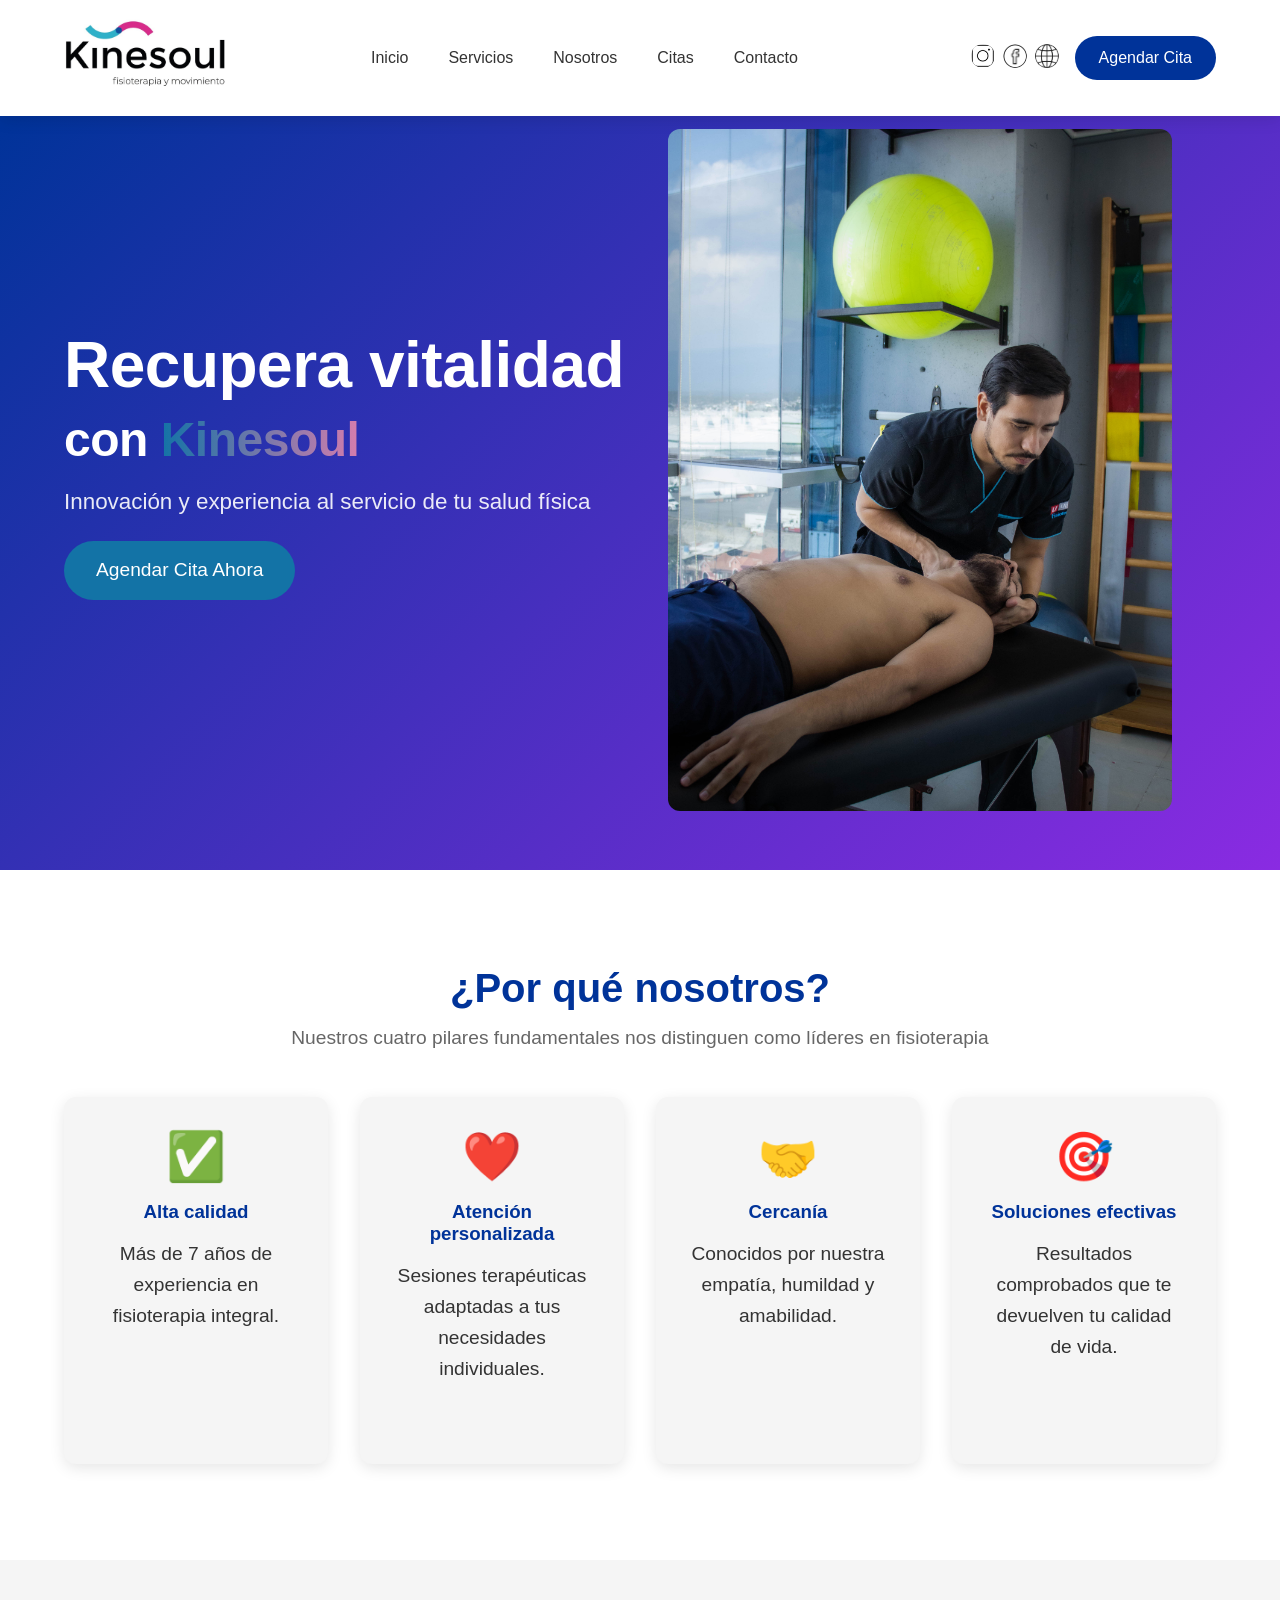
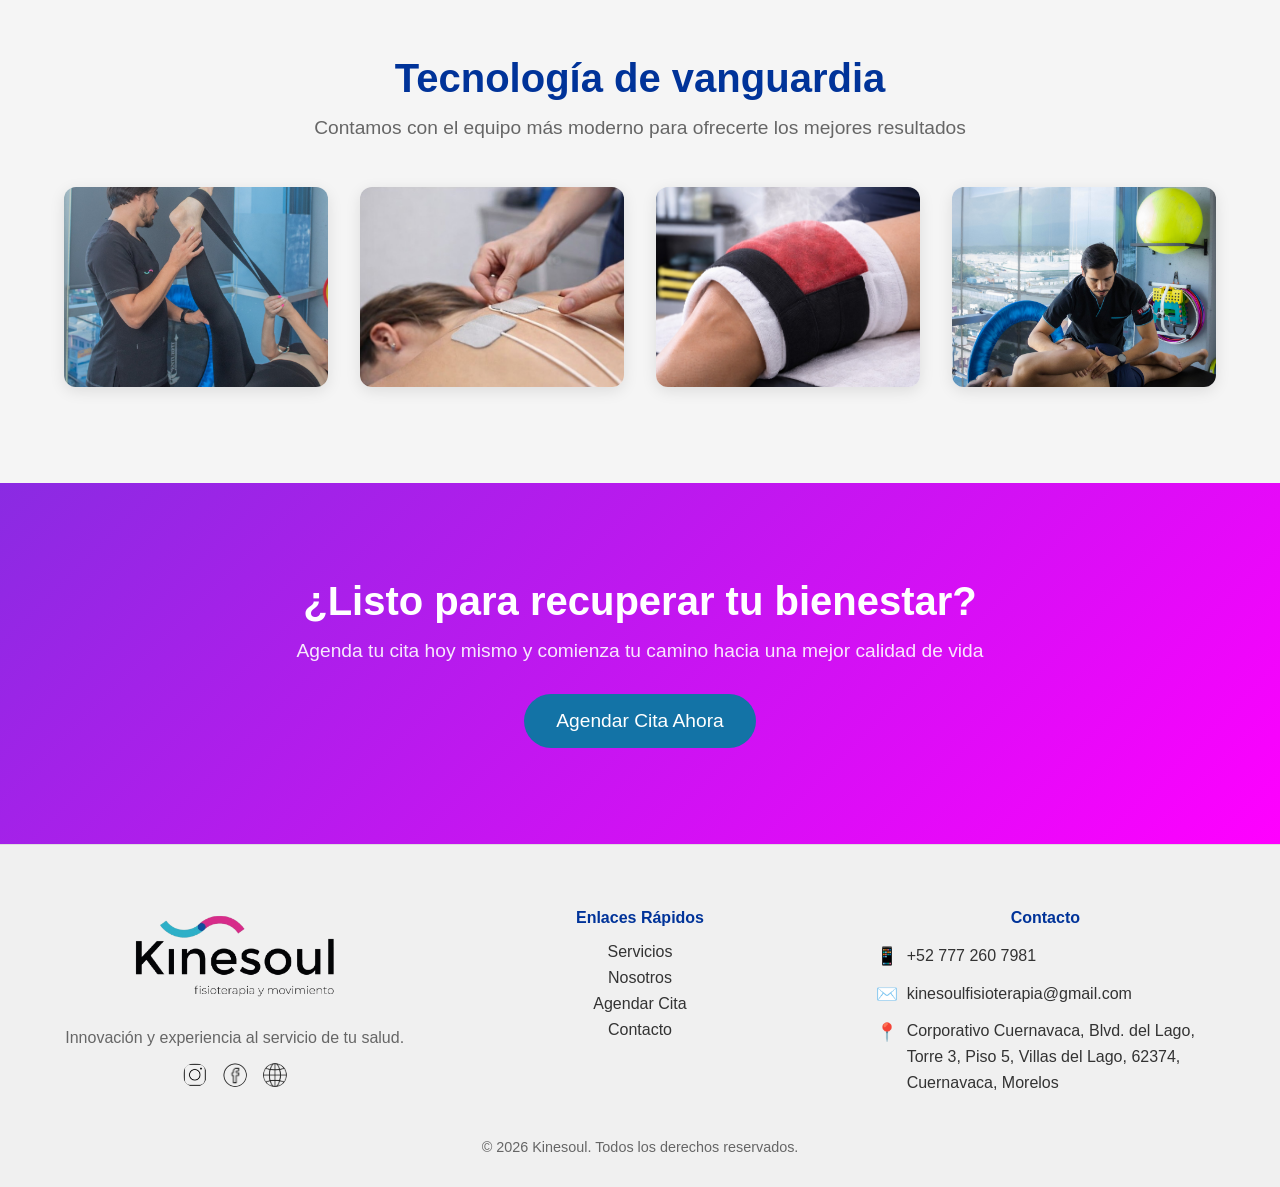
<file: index.html>
<!DOCTYPE html>
<html lang="es">
<head>
  <meta charset="UTF-8" />
  <meta name="viewport" content="width=device-width, initial-scale=1.0"/>
  <meta name="description" content="Kinesoul es una clínica de fisioterapia en Cuernavaca enfocada en rehabilitación, bienestar físico y atención personalizada."/>
  <title>Kinesoul - Recupera tu vitalidad</title>
  <link rel="stylesheet" href="assets/css/style.css" />
  <link rel="icon" href="assets/img/LogoBlancoRectangulo.jpeg" />
</head>
<body>
  <!-- Loading Screen -->
    <div class="loader" id="loader" aria-live="polite" aria-label="Cargando contenido">
      <div class="spinner" aria-hidden="true"></div>
      <p class="loader-text">Kinesoul</p>
    </div>

  <nav class="mobile-navbar" aria-label="Navegación principal móvil">
  <div class="mobile-logo-container">
    <a href="index.html" aria-label="Ir al inicio de Kinesoul">
      <img src="assets/img/LogoBlancoRectangulo.jpeg" alt="Logo de Kinesoul" />
    </a>

    <div class="mobile-social" aria-label="Redes sociales">
      <a href="https://www.instagram.com/kinesoul_fisioterapia/" target="_blank" rel="noopener noreferrer" aria-label="Instagram de Kinesoul">
        <img src="assets/img/instagram.png" alt="" />
      </a>
      <a href="https://www.facebook.com/Kinesoul.Fisioterapia/" target="_blank" rel="noopener noreferrer" aria-label="Facebook de Kinesoul">
        <img src="assets/img/facebook.png" alt="" />
      </a>
      <a href="https://www.doctoralia.com.mx/gilberto-escuadra-jasso/fisioterapeuta/morelos" target="_blank" rel="noopener noreferrer" aria-label="Perfil de Kinesoul en Doctoralia">
        <img src="assets/img/webRemove.png" alt="" />
      </a>
    </div>
  </div>

  <button class="hamburger" id="hamburger" type="button" aria-label="Abrir menú de navegación" aria-controls="slidingMenu" aria-expanded="false">
    <span></span>
    <span></span>
    <span></span>
  </button>
</nav>

  <!-- Sliding Menu -->
  <div class="sliding-menu" id="slidingMenu">
    <ul class="mobile-nav-menu">
      <li><a href="index.html">Inicio</a></li>
      <li><a href="pages/servicios.html">Servicios</a></li>
      <li><a href="pages/nosotros.html">Nosotros</a></li>
      <li><a href="pages/citas.html">Citas</a></li>
      <li><a href="pages/contacto.html">Contacto</a></li>
    </ul>
  </div>

  <!-- Desktop Navbar -->
  <nav class="desktop-navbar" id="desktopNavbar">
    <div class="logo-container">
      <a href="index.html"><img src="assets/img/LogoBlancoRectangulo.jpeg" alt="Kinesoul" /></a>
    </div>
    <ul class="nav-menu" id="navMenu">
      <li><a href="index.html">Inicio</a></li>
      <li><a href="pages/servicios.html">Servicios</a></li>
      <li><a href="pages/nosotros.html">Nosotros</a></li>
      <li><a href="pages/citas.html">Citas</a></li>
      <li><a href="pages/contacto.html">Contacto</a></li>
    </ul>
    <div class="nav-right">
      <div class="social">
        <a href="https://www.instagram.com/kinesoul_fisioterapia/" target="_blank" rel="noopener noreferrer"><img src="assets/img/instagram.png" alt="Instagram" /></a>
        <a href="https://www.facebook.com/Kinesoul.Fisioterapia/" target="_blank" rel="noopener noreferrer"><img src="assets/img/facebook.png" alt="Facebook" /></a>
        <a href="https://www.doctoralia.com.mx/gilberto-escuadra-jasso/fisioterapeuta/morelos" target="_blank" rel="noopener noreferrer"><img src="assets/img/webRemove.png" alt="Doctoralia" /></a>
      </div>
      <a href="pages/citas.html">
        <button class="btn-agendar">Agendar Cita</button>
      </a>
    </div>
    <div class="hamburger" id="desktopHamburger">
      <span></span>
      <span></span>
      <span></span>
    </div>
  </nav>
<main id="main-content">
  <!-- Hero Section -->
  <section class="hero">
    <div class="hero-content">
      <h1>Recupera vitalidad</h1>
      <h2>con <span class="highlight">Kinesoul</span></h2>
      <p class="hero-subtitle">Innovación y experiencia al servicio de tu salud física</p>
      <a href="pages/citas.html" class="btn-primary">Agendar Cita Ahora</a>
    </div>
    <div class="hero-image">
      <img src="assets/img/fisio_massage.JPG" alt="Fisioterapia en Kinesoul" />
    </div>
  </section>

  <!-- Why Us Section -->
  <section class="why-us">
    <h2>¿Por qué nosotros?</h2>
    <p>Nuestros cuatro pilares fundamentales nos distinguen como líderes en fisioterapia</p>
    <div class="cards">
      <div class="card">
        <div class="icon">✅</div>
        <h3>Alta calidad</h3>
        <p>Más de 7 años de experiencia en fisioterapia integral.</p>
      </div>
      <div class="card">
        <div class="icon">❤️</div>
        <h3>Atención personalizada</h3>
        <p>Sesiones terapéuticas adaptadas a tus necesidades individuales.</p>
      </div>
      <div class="card">
        <div class="icon">🤝</div>
        <h3>Cercanía</h3>
        <p>Conocidos por nuestra empatía, humildad y amabilidad.</p>
      </div>
      <div class="card">
        <div class="icon">🎯</div>
        <h3>Soluciones efectivas</h3>
        <p>Resultados comprobados que te devuelven tu calidad de vida.</p>
      </div>
    </div>
  </section>

  <!-- Technology Section -->
  <section class="technology">
    <h2>Tecnología de vanguardia</h2>
    <p>Contamos con el equipo más moderno para ofrecerte los mejores resultados</p>
    <div class="tech-images">
      <div class="image-item" data-title="Equipamiento de Entrenamiento Funcional" data-description="Equipo especializado para mejorar la fuerza, resistencia y movilidad funcional. Ideal para rehabilitación y prevención de lesiones.">
        <img src="assets/img/entrenamiento.jpeg" alt="Entrenamiento Funcional" />
        <div class="overlay overlay-1">
          <div class="overlay-text">Entrenamiento Funcional</div>
        </div>
      </div>
      <div class="image-item" data-title="Electroterapia Avanzada" data-description="Técnicas de electroestimulación para reducir el dolor, mejorar la circulación y acelerar la recuperación muscular.">
        <img src="assets/img/electro.jpg" alt="Electroterapia" />
        <div class="overlay overlay-2">
          <div class="overlay-text">Electroterapia</div>
        </div>
      </div>
      <div class="image-item" data-title="Equipo de Termoterapia y Crioterapia" data-description="Aplicación de calor y frío para reducir inflamación, aliviar dolor y promover la relajación muscular.">
        <img src="assets/img/calor.jpg" alt="Termoterapia" />
        <div class="overlay overlay-3">
          <div class="overlay-text">Termoterapia y Crioterapia</div>
        </div>
      </div>
      <div class="image-item" data-title="Equipo de Recuperación" data-description="Dispositivos de masaje y recuperación muscular para aliviar tensiones y mejorar el rendimiento físico.">
        <img src="assets/img/JoeEspalda.JPG" alt="Masoterapia" />
        <div class="overlay overlay-4">
          <div class="overlay-text">Recuperación</div>
        </div>
      </div>
    </div>
  </section>

  <!-- Call to Action -->
  <section class="cta">
    <h2>¿Listo para recuperar tu bienestar?</h2>
    <p>Agenda tu cita hoy mismo y comienza tu camino hacia una mejor calidad de vida</p>
    <a href="pages/citas.html" class="btn-primary">Agendar Cita Ahora</a>
  </section>
</main>
 <!-- Footer -->
  <footer>
    <div class="footer-content">
      <div class="footer-column">
        <div class="footer-logo" id="footerLogo">
          <img src="assets/img/LogoBlancoRectanguloremovebg.png" alt="Kinesoul" />
          <p>Innovación y experiencia al servicio de tu salud.</p>
          <div class="footer-social">
            <a href="https://www.instagram.com/kinesoul_fisioterapia/" target="_blank"><img src="assets/img/instagram.png" alt="Instagram" /></a>
            <a href="https://www.facebook.com/Kinesoul.Fisioterapia/" target="_blank"><img src="assets/img/facebook.png" alt="Facebook" /></a>
            <a href="https://www.doctoralia.com.mx/gilberto-escuadra-jasso/fisioterapeuta/morelos" target="_blank"><img src="assets/img/webRemove.png" alt="Doctoralia" /></a>
          </div>
        </div>
      </div>
      <div class="footer-column">
        <h4>Enlaces Rápidos</h4>
        <ul class="quick-links">
          <li><a href="pages/servicios.html">Servicios</a></li>
          <li><a href="pages/nosotros.html">Nosotros</a></li>
          <li><a href="pages/citas.html">Agendar Cita</a></li>
          <li><a href="pages/contacto.html">Contacto</a></li>          
        </ul>
      </div>

      <div class="footer-column">
        <h4>Contacto</h4>
        <div class="contact-wrapper">
          <div class="contact-row">
            <span class="icon">📱</span>
            <a href="https://wa.me/527772607981" class="contact-link">+52 777 260 7981</a>
          </div>
          <div class="contact-row">
            <span class="icon">✉️</span>
            <a href="mailto:kinesoulfisioterapia@gmail.com" class="contact-link">kinesoulfisioterapia@gmail.com</a>
          </div>
          <div class="contact-row">
            <span class="icon">📍</span>
            <a href="https://maps.google.com/maps?q=Corporativo+Cuernavaca,+Blvd.+del+Lago,+Torre+3,+Piso+5,+Villas+del+Lago,+62374,+Cuernavaca,+Morelos" target="_blank" class="contact-link">Corporativo Cuernavaca, Blvd. del Lago, Torre 3, Piso 5, Villas del Lago, 62374, Cuernavaca, Morelos</a>
          </div>
        </div>
      </div>
    </div>
    <div class="footer-bottom">
      <p>© 2026 Kinesoul. Todos los derechos reservados.</p>
    </div>
  </footer>

  <!-- Modal para píldoras informativas -->
  <div id="infoModal" class="modal">
    <div class="modal-content">
      <span class="close">&times;</span>
      <h3 id="modalTitle"></h3>
      <p id="modalText"></p>
    </div>
  </div>

  <!-- JavaScript -->
  <script src="assets/js/script.js" defer></script>
</body>
</html>
</file>
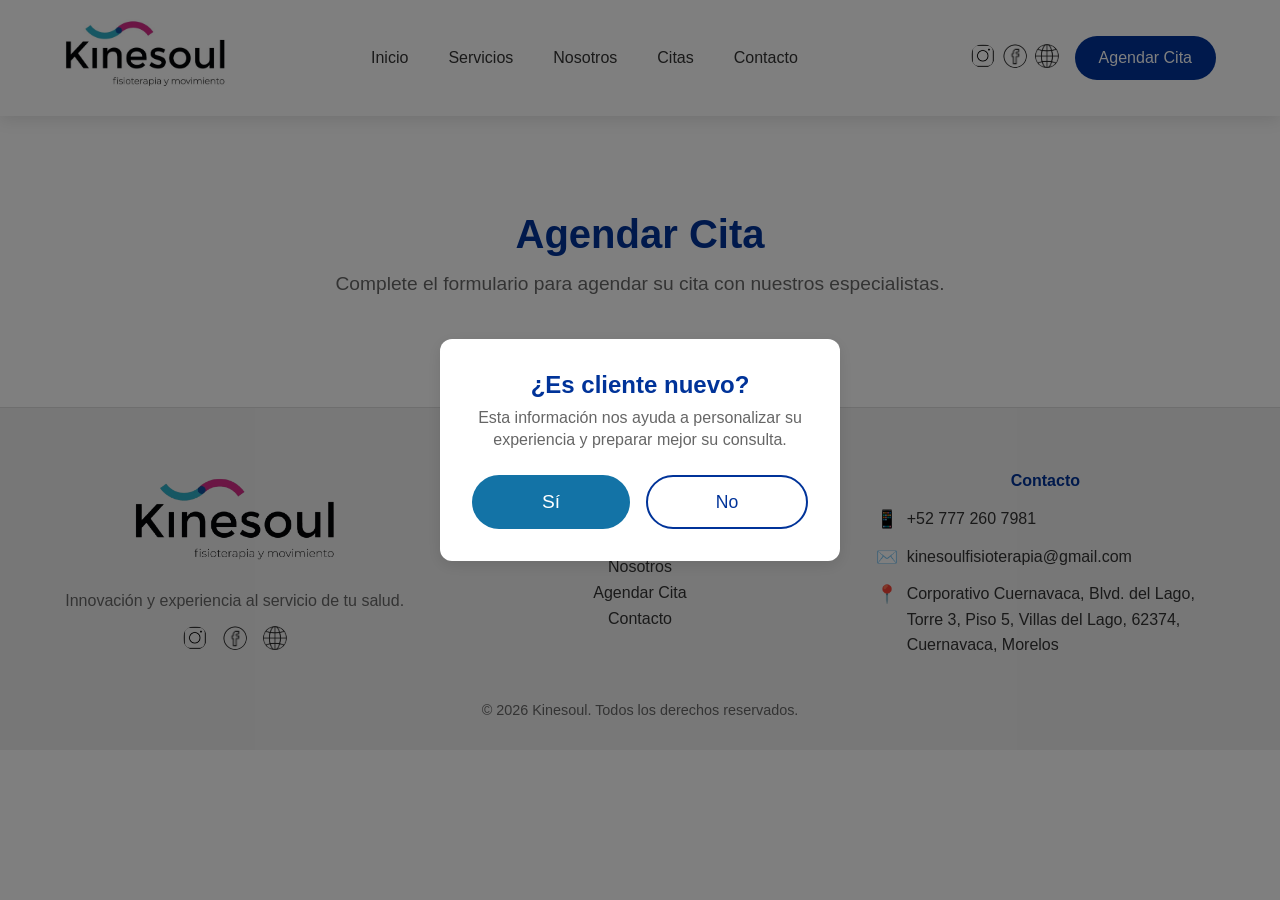
<file: pages/citas.html>
<!DOCTYPE html>
<html lang="es">
<head>
  <meta charset="UTF-8" />
  <meta name="viewport" content="width=device-width, initial-scale=1.0"/>
  <title>Kinesoul - Agendar Cita</title>
  <link rel="stylesheet" href="../assets/css/style.css" />
  <link rel="icon" href="../assets/img/LogoBlancoRectangulo.jpeg" />
</head>
<body>

  <!-- Loading Screen -->
  <div class="loader" id="loader">
    <div class="spinner"></div>
    <p class="loader-text">Kinesoul</p>
  </div>

  <!-- Mobile Navbar -->
  <nav class="mobile-navbar">
    <div class="mobile-logo-container">
      <img src="../assets/img/LogoBlancoRectangulo.jpeg" alt="Kinesoul" />
      <div class="mobile-social">
        <a href="https://www.instagram.com/kinesoul_fisioterapia/" target="_blank"><img src="../assets/img/instagram.png" alt="Instagram" /></a>
        <a href="https://www.facebook.com/Kinesoul.Fisioterapia/" target="_blank"><img src="../assets/img/facebook.png" alt="Facebook" /></a>
        <a href="https://www.doctoralia.com.mx/gilberto-escuadra-jasso/fisioterapeuta/morelos" target="_blank"><img src="../assets/img/webRemove.png" alt="Doctoralia" /></a>
      </div>
    </div>
    <div class="hamburger" id="hamburger">
      <span></span>
      <span></span>
      <span></span>
    </div>
  </nav>

  <!-- Sliding Menu -->
  <div class="sliding-menu" id="slidingMenu">
    <ul class="mobile-nav-menu">
      <li><a href="../index.html">Inicio</a></li>
      <li><a href="../pages/servicios.html">Servicios</a></li>
      <li><a href="../pages/nosotros.html">Nosotros</a></li>
      <li><a href="../pages/citas.html">Citas</a></li>
      <li><a href="../pages/contacto.html">Contacto</a></li>
    </ul>
  </div>

  <!-- Desktop Navbar -->
  <nav class="desktop-navbar" id="desktopNavbar">
    <div class="logo-container">
      <a href="../index.html"><img src="../assets/img/LogoBlancoRectangulo.jpeg" alt="Kinesoul" /></a>
    </div>
    <ul class="nav-menu" id="navMenu">
      <li><a href="../index.html">Inicio</a></li>
      <li><a href="../pages/servicios.html">Servicios</a></li>
      <li><a href="../pages/nosotros.html">Nosotros</a></li>
      <li><a href="../pages/citas.html">Citas</a></li>
      <li><a href="../pages/contacto.html">Contacto</a></li>
    </ul>
    <div class="nav-right">
      <div class="social">
        <a href="https://www.instagram.com/kinesoul_fisioterapia/" target="_blank"><img src="../assets/img/instagram.png" alt="Instagram" /></a>
        <a href="https://www.facebook.com/Kinesoul.Fisioterapia/" target="_blank"><img src="../assets/img/facebook.png" alt="Facebook" /></a>
        <a href="https://www.doctoralia.com.mx/gilberto-escuadra-jasso/fisioterapeuta/morelos" target="_blank"><img src="../assets/img/webRemove.png" alt="Doctoralia" /></a>
      </div>
      <a href="../pages/citas.html">
        <button class="btn-agendar">Agendar Cita</button>
      </a>
    </div>
  </nav>

  <!-- Main Content -->
  <main class="citas-main">
    <section class="citas-section">
      <div class="container">
        <h1 class="section-title">Agendar Cita</h1>
        <p class="section-subtitle">Complete el formulario para agendar su cita con nuestros especialistas.</p>
        <div id="formContainer" class="form-container">
        </div>
      </div>
    </section>
  </main>

  <!-- Footer -->
  <footer>
    <div class="footer-content">
      <div class="footer-column">
        <div class="footer-logo" id="footerLogo">
          <img src="../assets/img/LogoBlancoRectanguloremovebg.png" alt="Kinesoul" />
          <p>Innovación y experiencia al servicio de tu salud.</p>
          <div class="footer-social">
            <a href="https://www.instagram.com/kinesoul_fisioterapia/" target="_blank"><img src="../assets/img/instagram.png" alt="Instagram" /></a>
            <a href="https://www.facebook.com/Kinesoul.Fisioterapia/" target="_blank"><img src="../assets/img/facebook.png" alt="Facebook" /></a>
            <a href="https://www.doctoralia.com.mx/gilberto-escuadra-jasso/fisioterapeuta/morelos" target="_blank"><img src="../assets/img/webRemove.png" alt="Doctoralia" /></a>
          </div>
        </div>
      </div>
      <div class="footer-column">
        <h4>Enlaces Rápidos</h4>
        <ul class="quick-links">
          <li><a href="../index.html">Inicio</a></li>
          <li><a href="../pages/servicios.html">Servicios</a></li>
          <li><a href="../pages/nosotros.html">Nosotros</a></li>
          <li><a href="../pages/citas.html">Agendar Cita</a></li>
          <li><a href="../pages/contacto.html">Contacto</a></li>
        </ul>
      </div>

      <div class="footer-column">
        <h4>Contacto</h4>
        <div class="contact-wrapper">
          <div class="contact-row">
            <span class="icon">📱</span>
            <a href="https://wa.me/527772607981" class="contact-link">+52 777 260 7981</a>
          </div>
          <div class="contact-row">
            <span class="icon">✉️</span>
            <a href="mailto:kinesoulfisioterapia@gmail.com" class="contact-link">kinesoulfisioterapia@gmail.com</a>
          </div>
          <div class="contact-row">
            <span class="icon">📍</span>
            <a href="https://maps.google.com/maps?q=Corporativo+Cuernavaca,+Blvd.+del+Lago,+Torre+3,+Piso+5,+Villas+del+Lago,+62374,+Cuernavaca,+Morelos" target="_blank" class="contact-link">Corporativo Cuernavaca, Blvd. del Lago, Torre 3, Piso 5, Villas del Lago, 62374, Cuernavaca, Morelos</a>
          </div>
        </div>
      </div>
    </div>
    <div class="footer-bottom">
      <p>© 2026 Kinesoul. Todos los derechos reservados.</p>
    </div>
  </footer>

  <!-- Pop-up Inicial -->
  <div class="popup-overlay" id="popupOverlay">
    <div class="popup-content" id="popupContent">
      <h2>¿Es cliente nuevo?</h2>
      <p>Esta información nos ayuda a personalizar su experiencia y preparar mejor su consulta.</p>
      <div class="popup-buttons">
        <button id="newClientBtn" class="btn-primary">Sí</button>
        <button id="existingClientBtn" class="btn-secondary">No</button>
      </div>
    </div>
  </div>

  <script src="../assets/js/script.js" defer></script>

</body>
</html>
</file>
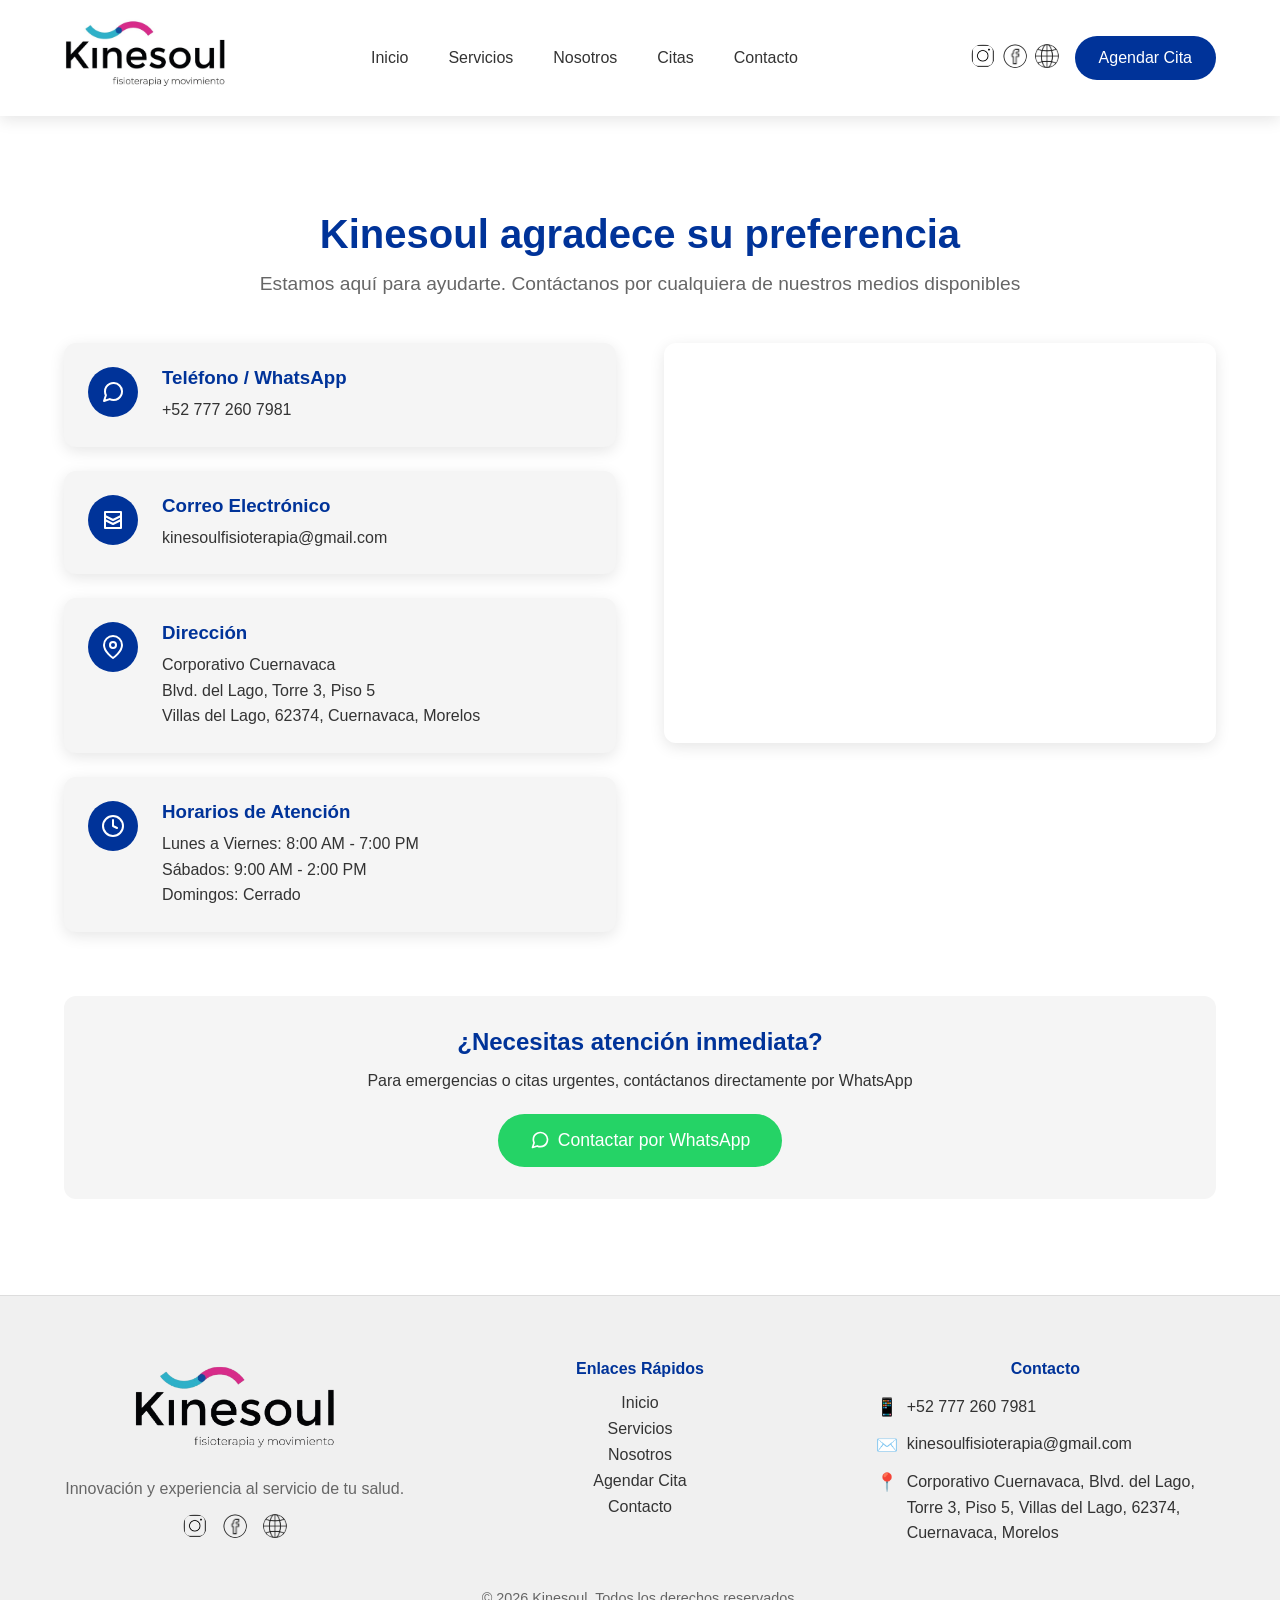
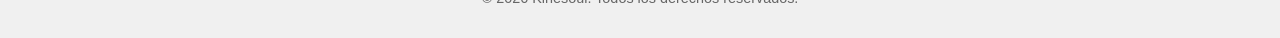
<file: pages/contacto.html>
<!DOCTYPE html>
<html lang="es">
<head>
  <meta charset="UTF-8" />
  <meta name="viewport" content="width=device-width, initial-scale=1.0"/>
  <title>Kinesoul - Contacto</title>
  <link rel="stylesheet" href="../assets/css/style.css" />
  <link rel="icon" href="../assets/img/LogoBlancoRectangulo.jpeg" />
</head>
<body>

  <!-- Loading Screen -->
  <div class="loader" id="loader">
    <div class="spinner"></div>
    <p class="loader-text">Kinesoul</p>
  </div>

  <!-- Mobile Navbar -->
  <nav class="mobile-navbar">
    <div class="mobile-logo-container">
      <img src="../assets/img/LogoBlancoRectangulo.jpeg" alt="Kinesoul" />
      <div class="mobile-social">
        <a href="https://www.instagram.com/kinesoul_fisioterapia/" target="_blank"><img src="../assets/img/instagram.png" alt="Instagram" /></a>
        <a href="https://www.facebook.com/Kinesoul.Fisioterapia/" target="_blank"><img src="../assets/img/facebook.png" alt="Facebook" /></a>
        <a href="https://www.doctoralia.com.mx/gilberto-escuadra-jasso/fisioterapeuta/morelos" target="_blank"><img src="../assets/img/webRemove.png" alt="Doctoralia" /></a>
      </div>
    </div>
    <div class="hamburger" id="hamburger">
      <span></span>
      <span></span>
      <span></span>
    </div>
  </nav>

  <!-- Sliding Menu -->
  <div class="sliding-menu" id="slidingMenu">
    <ul class="mobile-nav-menu">
      <li><a href="../index.html">Inicio</a></li>
      <li><a href="../pages/servicios.html">Servicios</a></li>
      <li><a href="../pages/nosotros.html">Nosotros</a></li>
      <li><a href="../pages/citas.html">Citas</a></li>
      <li><a href="../pages/contacto.html">Contacto</a></li>
    </ul>
  </div>

  <!-- Desktop Navbar -->
  <nav class="desktop-navbar" id="navbar">
    <div class="logo-container">
      <a href="../index.html"><img src="../assets/img/LogoBlancoRectangulo.jpeg" alt="Kinesoul" /></a>
    </div>
    <ul class="nav-menu" id="navMenu">
      <li><a href="../index.html">Inicio</a></li>
      <li><a href="../pages/servicios.html">Servicios</a></li>
      <li><a href="../pages/nosotros.html">Nosotros</a></li>
      <li><a href="../pages/citas.html">Citas</a></li>
      <li><a href="../pages/contacto.html">Contacto</a></li>
    </ul>
    <div class="nav-right">
      <div class="social">
        <a href="https://www.instagram.com/kinesoul_fisioterapia/" target="_blank"><img src="../assets/img/instagram.png" alt="Instagram" /></a>
        <a href="https://www.facebook.com/Kinesoul.Fisioterapia/" target="_blank"><img src="../assets/img/facebook.png" alt="Facebook" /></a>
        <a href="https://www.doctoralia.com.mx/gilberto-escuadra-jasso/fisioterapeuta/morelos" target="_blank"><img src="../assets/img/webRemove.png" alt="Doctoralia" /></a>
      </div>
      <a href="../pages/citas.html">
        <button class="btn-agendar">Agendar Cita</button>
      </a>
    </div>
    <div class="hamburger" id="desktopHamburger">
      <span></span>
      <span></span>
      <span></span>
    </div>
  </nav>

  <!-- Contact Section -->
  <section class="contact-section">
    <div class="container">
      <h1>Kinesoul agradece su preferencia</h1>
      <p class="subtitle">Estamos aquí para ayudarte. Contáctanos por cualquiera de nuestros medios disponibles</p>
      
      <div class="contact-grid">
        <div class="contact-info">
          <div class="contact-item" onclick="window.open('https://wa.me/527772607981', '_blank')">
            <div class="icon-circle">
              <svg xmlns="http://www.w3.org/2000/svg" width="24" height="24" viewBox="0 0 24 24" fill="none" stroke="currentColor" stroke-width="2" stroke-linecap="round" stroke-linejoin="round">
                <path d="M21 11.5a8.38 8.38 0 0 1-.9 3.8 8.5 8.5 0 0 1-7.6 4.7 8.38 8.38 0 0 1-3.8-.9L3 21l1.9-5.7a8.38 8.38 0 0 1-.9-3.8 8.5 8.5 0 0 1 4.7-7.6 8.38 8.38 0 0 1 3.8-.9h.5a8.48 8.48 0 0 1 8 8v.5z"></path>
              </svg>
            </div>
            <div class="contact-details">
              <h3>Teléfono / WhatsApp</h3>
              <p>+52 777 260 7981</p>
            </div>
          </div>
          
          <div class="contact-item" onclick="window.location.href='mailto:kinesoulfisioterapia@gmail.com'">
            <div class="icon-circle">
              <svg xmlns="http://www.w3.org/2000/svg" width="24" height="24" viewBox="0 0 24 24" fill="none" stroke="currentColor" stroke-width="2" stroke-linecap="round" stroke-linejoin="round">
                <path d="M4 4h16v16H4z"></path>
                <path d="M4 8l8 4 8-4"></path>
                <path d="M4 12l8 4 8-4"></path>
              </svg>
            </div>
            <div class="contact-details">
              <h3>Correo Electrónico</h3>
              <p>kinesoulfisioterapia@gmail.com</p>
            </div>
          </div>
          
          <div class="contact-item" onclick="window.open('https://maps.google.com/maps?q=Corporativo+Cuernavaca,+Blvd.+del+Lago,+Torre+3,+Piso+5,+Villas+del+Lago,+62374,+Cuernavaca,+Morelos', '_blank')">
            <div class="icon-circle">
              <svg xmlns="http://www.w3.org/2000/svg" width="24" height="24" viewBox="0 0 24 24" fill="none" stroke="currentColor" stroke-width="2" stroke-linecap="round" stroke-linejoin="round">
                <path d="M21 10c0 7-9 13-9 13s-9-6-9-13a9 9 0 0 1 18 0z"></path>
                <circle cx="12" cy="10" r="3"></circle>
              </svg>
            </div>
            <div class="contact-details">
              <h3>Dirección</h3>
              <p>Corporativo Cuernavaca<br>Blvd. del Lago, Torre 3, Piso 5<br>Villas del Lago, 62374, Cuernavaca, Morelos</p>
            </div>
          </div>
          
          <div class="contact-item">
            <div class="icon-circle">
              <svg xmlns="http://www.w3.org/2000/svg" width="24" height="24" viewBox="0 0 24 24" fill="none" stroke="currentColor" stroke-width="2" stroke-linecap="round" stroke-linejoin="round">
                <circle cx="12" cy="12" r="10"></circle>
                <polyline points="12 6 12 12 16 14"></polyline>
              </svg>
            </div>
            <div class="contact-details">
              <h3>Horarios de Atención</h3>
              <p>Lunes a Viernes: 8:00 AM - 7:00 PM<br>Sábados: 9:00 AM - 2:00 PM<br>Domingos: Cerrado</p>
            </div>
          </div>
        </div>
        
        <div class="map-container">
          <div class="map-placeholder">
            <!-- Embed Google Maps iframe -->
            <iframe 
              src="https://www.google.com/maps/embed?pb=!1m18!1m12!1m3!1d3775.793284445337!2d-99.23169658512394!3d18.92686868716598!2m3!1f0!2f0!3f0!3m2!1i1024!2i768!4f13.1!3m3!1m2!1s0x85cd8e7877913b69%3A0xe48194273336479a!2sCorporativo%20Cuernavaca!5e0!3m2!1ses!2smx!4v1714582959325!5m2!1ses!2smx" 
              width="100%" 
              height="100%" 
              style="border:0;" 
              allowfullscreen="" 
              loading="lazy" 
              referrerpolicy="no-referrer-when-downgrade">
            </iframe>
          </div>
        </div>
      </div>
      
      <div class="emergency-contact">
        <h2>¿Necesitas atención inmediata?</h2>
        <p>Para emergencias o citas urgentes, contáctanos directamente por WhatsApp</p>
        <button class="whatsapp-btn" onclick="window.open('https://wa.me/527772607981', '_blank')">
          <svg xmlns="http://www.w3.org/2000/svg" width="20" height="20" viewBox="0 0 24 24" fill="none" stroke="currentColor" stroke-width="2" stroke-linecap="round" stroke-linejoin="round">
            <path d="M21 11.5a8.38 8.38 0 0 1-.9 3.8 8.5 8.5 0 0 1-7.6 4.7 8.38 8.38 0 0 1-3.8-.9L3 21l1.9-5.7a8.38 8.38 0 0 1-.9-3.8 8.5 8.5 0 0 1 4.7-7.6 8.38 8.38 0 0 1 3.8-.9h.5a8.48 8.48 0 0 1 8 8v.5z"></path>
          </svg>
          Contactar por WhatsApp
        </button>
      </div>
    </div>
  </section>

  <!-- Footer -->
  <footer>
    <div class="footer-content">
      <div class="footer-column">
        <div class="footer-logo">
          <img src="../assets/img/LogoBlancoRectanguloremovebg.png" alt="Kinesoul" />
          <p>Innovación y experiencia al servicio de tu salud.</p>
          <div class="footer-social">
            <a href="https://www.instagram.com/kinesoul_fisioterapia/" target="_blank"><img src="../assets/img/instagram.png" alt="Instagram" /></a>
            <a href="https://www.facebook.com/Kinesoul.Fisioterapia/" target="_blank"><img src="../assets/img/facebook.png" alt="Facebook" /></a>
            <a href="https://www.doctoralia.com.mx/gilberto-escuadra-jasso/fisioterapeuta/morelos" target="_blank"><img src="../assets/img/webRemove.png" alt="Doctoralia" /></a>
          </div>
        </div>
      </div>
      <div class="footer-column">
        <h4>Enlaces Rápidos</h4>
        <ul class="quick-links">
          <li><a href="../index.html">Inicio</a></li>
          <li><a href="../pages/servicios.html">Servicios</a></li>
          <li><a href="../pages/nosotros.html">Nosotros</a></li>
          <li><a href="../pages/citas.html">Agendar Cita</a></li>
          <li><a href="../pages/contacto.html">Contacto</a></li>          
        </ul>
      </div>

      <div class="footer-column">
        <h4>Contacto</h4>
        <div class="contact-wrapper">
          <div class="contact-row">
            <span class="icon">📱</span>
            <a href="https://wa.me/527772607981" class="contact-link">+52 777 260 7981</a>
          </div>
          <div class="contact-row">
            <span class="icon">✉️</span>
            <a href="mailto:kinesoulfisioterapia@gmail.com" class="contact-link">kinesoulfisioterapia@gmail.com</a>
          </div>
          <div class="contact-row">
            <span class="icon">📍</span>
            <a href="https://maps.google.com/maps?q=Corporativo+Cuernavaca,+Blvd.+del+Lago,+Torre+3,+Piso+5,+Villas+del+Lago,+62374,+Cuernavaca,+Morelos" target="_blank" class="contact-link">Corporativo Cuernavaca, Blvd. del Lago, Torre 3, Piso 5, Villas del Lago, 62374, Cuernavaca, Morelos</a>
          </div>
        </div>
      </div>
    </div>
    <div class="footer-bottom">
      <p>© 2026 Kinesoul. Todos los derechos reservados.</p>
    </div>
  </footer>

  <!-- JavaScript -->
  <script>
    // Ocultar el loader cuando la página cargue
    window.addEventListener('load', function() {
      const loader = document.getElementById('loader');
      if (loader) {
        loader.style.display = 'none';
      }
    });

    // Menú hamburguesa para mobile
    const hamburger = document.getElementById('hamburger');
    const slidingMenu = document.getElementById('slidingMenu');

    hamburger.addEventListener('click', function() {
      slidingMenu.classList.toggle('active');
      hamburger.classList.toggle('active');
    });

    // Funcionalidad de scroll para la navbar
    let lastScrollTop = 0;
    const navbar = document.getElementById('navbar');
    
    window.addEventListener('scroll', function() {
      let scrollTop = window.pageYOffset || document.documentElement.scrollTop;
      
      if (scrollTop > lastScrollTop && scrollTop > 100) {
        // Scrolling down
        navbar.style.transform = 'translateY(-100%)';
      } else {
        // Scrolling up
        navbar.style.transform = 'translateY(0)';
      }
      
      lastScrollTop = scrollTop <= 0 ? 0 : scrollTop;
    }, false);

    // Funcionalidad para el logo del footer
    document.getElementById('footerLogo').addEventListener('click', function() {
      window.scrollTo({
        top: 0,
        behavior: 'smooth'
      });
    });
  </script>
</body>
</html>
</file>
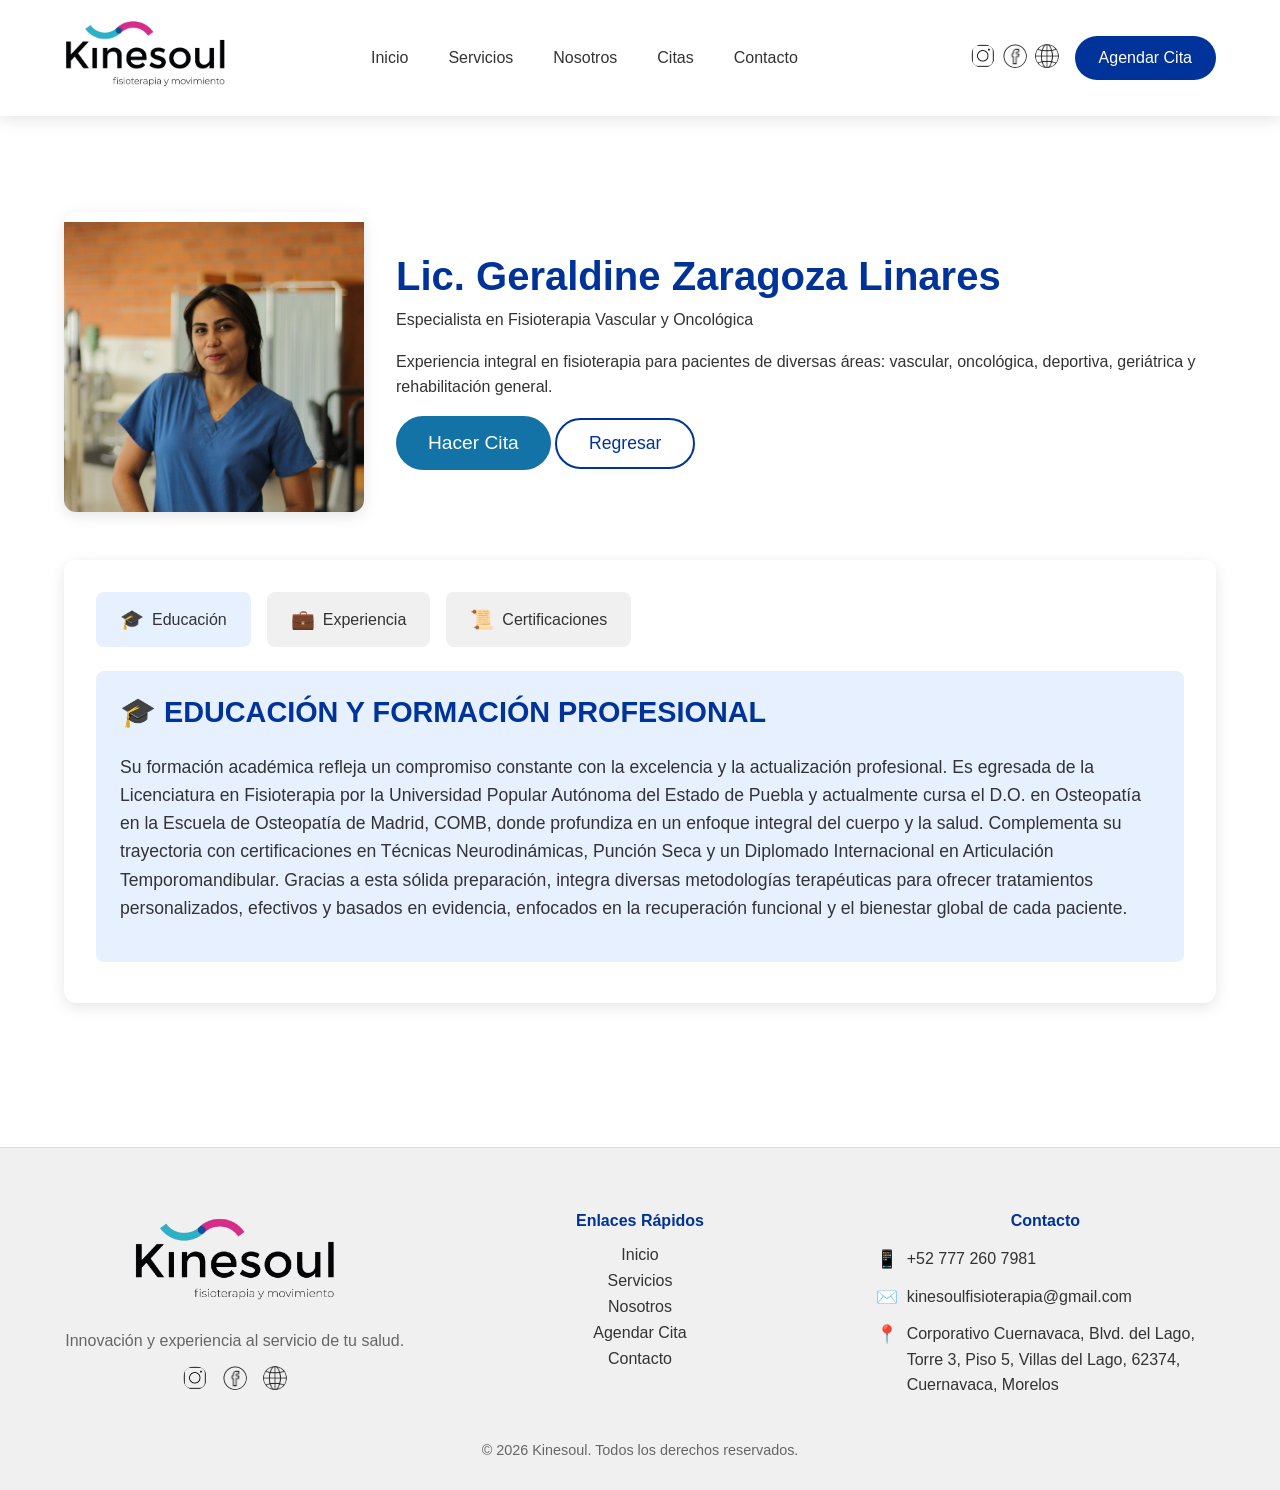
<file: pages/gera.html>
<!DOCTYPE html>
<html lang="es">
<head>
  <meta charset="UTF-8" />
  <meta name="viewport" content="width=device-width, initial-scale=1.0"/>
  <title>Kinesoul - Lic. Geraldine Zaragoza Linares</title>
  <link rel="stylesheet" href="../assets/css/style.css" />
  <link rel="icon" href="../assets/img/LogoBlancoRectangulo.jpeg" />
</head>
<body>

  <!-- Loading Screen -->
  <div class="loader" id="loader">
    <div class="spinner"></div>
    <p class="loader-text">Kinesoul</p>
  </div>

  <!-- Mobile Navbar -->
  <nav class="mobile-navbar">
    <div class="mobile-logo-container">
      <img src="../assets/img/LogoBlancoRectangulo.jpeg" alt="Kinesoul" />
      <div class="mobile-social">
        <a href="https://www.instagram.com/kinesoul_fisioterapia/" target="_blank"><img src="../assets/img/instagram.png" alt="Instagram" /></a>
        <a href="https://www.facebook.com/Kinesoul.Fisioterapia/" target="_blank"><img src="../assets/img/facebook.png" alt="Facebook" /></a>
        <a href="https://www.doctoralia.com.mx/gilberto-escuadra-jasso/fisioterapeuta/morelos" target="_blank"><img src="../assets/img/webRemove.png" alt="Doctoralia" /></a>
      </div>
    </div>
    <div class="hamburger" id="hamburger">
      <span></span>
      <span></span>
      <span></span>
    </div>
  </nav>

  <!-- Sliding Menu -->
  <div class="sliding-menu" id="slidingMenu">
    <ul class="mobile-nav-menu">
      <li><a href="../index.html">Inicio</a></li>
      <li><a href="../pages/servicios.html">Servicios</a></li>
      <li><a href="../pages/nosotros.html">Nosotros</a></li>
      <li><a href="../pages/citas.html">Citas</a></li>
      <li><a href="../pages/contacto.html">Contacto</a></li>
    </ul>
  </div>

  <!-- Desktop Navbar -->
  <nav class="desktop-navbar" id="desktopNavbar">
    <div class="logo-container">
      <a href="../index.html"><img src="../assets/img/LogoBlancoRectangulo.jpeg" alt="Kinesoul" /></a>
    </div>
    <ul class="nav-menu" id="navMenu">
      <li><a href="../index.html">Inicio</a></li>
      <li><a href="../pages/servicios.html">Servicios</a></li>
      <li><a href="../pages/nosotros.html">Nosotros</a></li>
      <li><a href="../pages/citas.html">Citas</a></li>
      <li><a href="../pages/contacto.html">Contacto</a></li>
    </ul>
    <div class="nav-right">
      <div class="social">
        <a href="https://www.instagram.com/kinesoul_fisioterapia/" target="_blank"><img src="../assets/img/instagram.png" alt="Instagram" /></a>
        <a href="https://www.facebook.com/Kinesoul.Fisioterapia/" target="_blank"><img src="../assets/img/facebook.png" alt="Facebook" /></a>
        <a href="https://www.doctoralia.com.mx/gilberto-escuadra-jasso/fisioterapeuta/morelos" target="_blank"><img src="../assets/img/webRemove.png" alt="Doctoralia" /></a>
      </div>
      <a href="../pages/citas.html">
        <button class="btn-agendar">Agendar Cita</button>
      </a>
    </div>
    </nav>

  <!-- Profile Section -->
  <section class="profile-section">
    <div class="container">
      <div class="profile-header">
        <div class="profile-image">
          <img src="../assets/img/Gera_azul.jpeg" alt="Lic. Geraldine Zaragoza Linares">
        </div>
        <div class="profile-info">
          <h1>Lic. Geraldine Zaragoza Linares</h1>
          <p>Especialista en Fisioterapia Vascular y Oncológica</p>
          <p>Experiencia integral en fisioterapia para pacientes de diversas áreas: vascular, oncológica, deportiva, geriátrica y rehabilitación general.</p>
          <div class="profile-buttons">
            <a href="../pages/citas.html" class="btn-primary">Hacer Cita</a>
            <a href="../pages/nosotros.html" class="btn-secondary">Regresar</a>
          </div>
        </div>
      </div>
      
      <div class="profile-content">
        <div class="tab-buttons">
          <button class="tab-button active" data-tab="education">
            <span class="tab-icon">🎓</span> Educación
          </button>
          <button class="tab-button" data-tab="experience">
            <span class="tab-icon">💼</span> Experiencia
          </button>
          <button class="tab-button" data-tab="certifications">
            <span class="tab-icon">📜</span> Certificaciones
          </button>
        </div>

        <div class="tab-content">
          <div id="education" class="tab-pane active">
            <h2>🎓 EDUCACIÓN Y FORMACIÓN PROFESIONAL</h2>
            <p>Su formación académica refleja un compromiso constante con la excelencia y la actualización profesional. 
              Es egresada de la Licenciatura en Fisioterapia por la Universidad Popular Autónoma del Estado de Puebla y 
              actualmente cursa el D.O. en Osteopatía en la Escuela de Osteopatía de Madrid, COMB, donde profundiza en un 
              enfoque integral del cuerpo y la salud. Complementa su trayectoria con certificaciones en Técnicas Neurodinámicas, 
              Punción Seca y un Diplomado Internacional en Articulación Temporomandibular. Gracias a esta sólida preparación, 
              integra diversas metodologías terapéuticas para ofrecer tratamientos personalizados, efectivos y basados en evidencia, 
              enfocados en la recuperación funcional y el bienestar global de cada paciente.</p>
          </div>
          
          <div id="experience" class="tab-pane">
            <h2>💼 EXPERIENCIA PROFESIONAL</h2>
            <p>Cuenta con una sólida trayectoria en fisioterapia, combinando práctica clínica y gestión de servicios de salud. 
              Es fundadora y directora de la Clínica Kinesoul, donde lidera tratamientos especializados y personalizados. 
              Ha colaborado en el Hospital de Ortopedia y Traumatología Rafael Isidoro Valle en Puebla, desarrollando su experiencia 
              en ortopedia y rehabilitación, y en la Clínica de Rehabilitación de la Universidad Santo Tomás en Temuco, Chile, 
              donde adquirió un enfoque internacional y multidisciplinario en la atención a pacientes. Su experiencia le permite 
              integrar técnicas avanzadas y adaptadas a las necesidades de cada paciente, priorizando siempre la recuperación funcional 
              y el bienestar integral.</p>
          </div>
          
          <div id="certifications" class="tab-pane">
            <h2>📜 CERTIFICACIONES</h2>
            <ul>
              <li>Certificación en Técnicas Neurodinámicas - FISIOTERAPIA Puebla (2021)</li>
              <li>Certificación en Punción Seca - DINAMITIA Puebla (2019)</li>
              <li>Diplomado Internacional Articulación Temporomandibular - Instituto Rocaforte (2020)</li>
              <li>D.O. en Osteopatía - Escuela de Osteopatía de Madrid, COMB (2020 - cursando)</li>
            </ul>
          </div>
        </div>
      </div>


    </div>
  </section>

  <!-- Footer -->
  <footer>
    <div class="footer-content">
      <div class="footer-column">
        <div class="footer-logo" id="footerLogo">
          <img src="../assets/img/LogoBlancoRectanguloremovebg.png" alt="Kinesoul" />
          <p>Innovación y experiencia al servicio de tu salud.</p>
          <div class="footer-social">
            <a href="https://www.instagram.com/kinesoul_fisioterapia/" target="_blank"><img src="../assets/img/instagram.png" alt="Instagram" /></a>
            <a href="https://www.facebook.com/Kinesoul.Fisioterapia/" target="_blank"><img src="../assets/img/facebook.png" alt="Facebook" /></a>
            <a href="https://www.doctoralia.com.mx/gilberto-escuadra-jasso/fisioterapeuta/morelos" target="_blank"><img src="../assets/img/webRemove.png" alt="Doctoralia" /></a>
          </div>
        </div>
      </div>
      <div class="footer-column">
        <h4>Enlaces Rápidos</h4>
        <ul class="quick-links">
          <li><a href="../index.html">Inicio</a></li>
          <li><a href="../pages/servicios.html">Servicios</a></li>
          <li><a href="../pages/nosotros.html">Nosotros</a></li>
          <li><a href="../pages/citas.html">Agendar Cita</a></li>
          <li><a href="../pages/contacto.html">Contacto</a></li>          
        </ul>
      </div>

      <div class="footer-column">
        <h4>Contacto</h4>
        <div class="contact-wrapper">
          <div class="contact-row">
            <span class="icon">📱</span>
            <a href="https://wa.me/527772607981" class="contact-link">+52 777 260 7981</a>
          </div>
          <div class="contact-row">
            <span class="icon">✉️</span>
            <a href="mailto:kinesoulfisioterapia@gmail.com" class="contact-link">kinesoulfisioterapia@gmail.com</a>
          </div>
          <div class="contact-row">
            <span class="icon">📍</span>
            <a href="https://maps.google.com/maps?q=Corporativo+Cuernavaca,+Blvd.+del+Lago,+Torre+3,+Piso+5,+Villas+del+Lago,+62374,+Cuernavaca,+Morelos" target="_blank" class="contact-link">Corporativo Cuernavaca, Blvd. del Lago, Torre 3, Piso 5, Villas del Lago, 62374, Cuernavaca, Morelos</a>
          </div>
        </div>
      </div>
    </div>
    <div class="footer-bottom">
      <p>© 2026 Kinesoul. Todos los derechos reservados.</p>
    </div>
  </footer>

  <script src="../assets/js/script.js" defer></script>

</body>
</html>
</file>
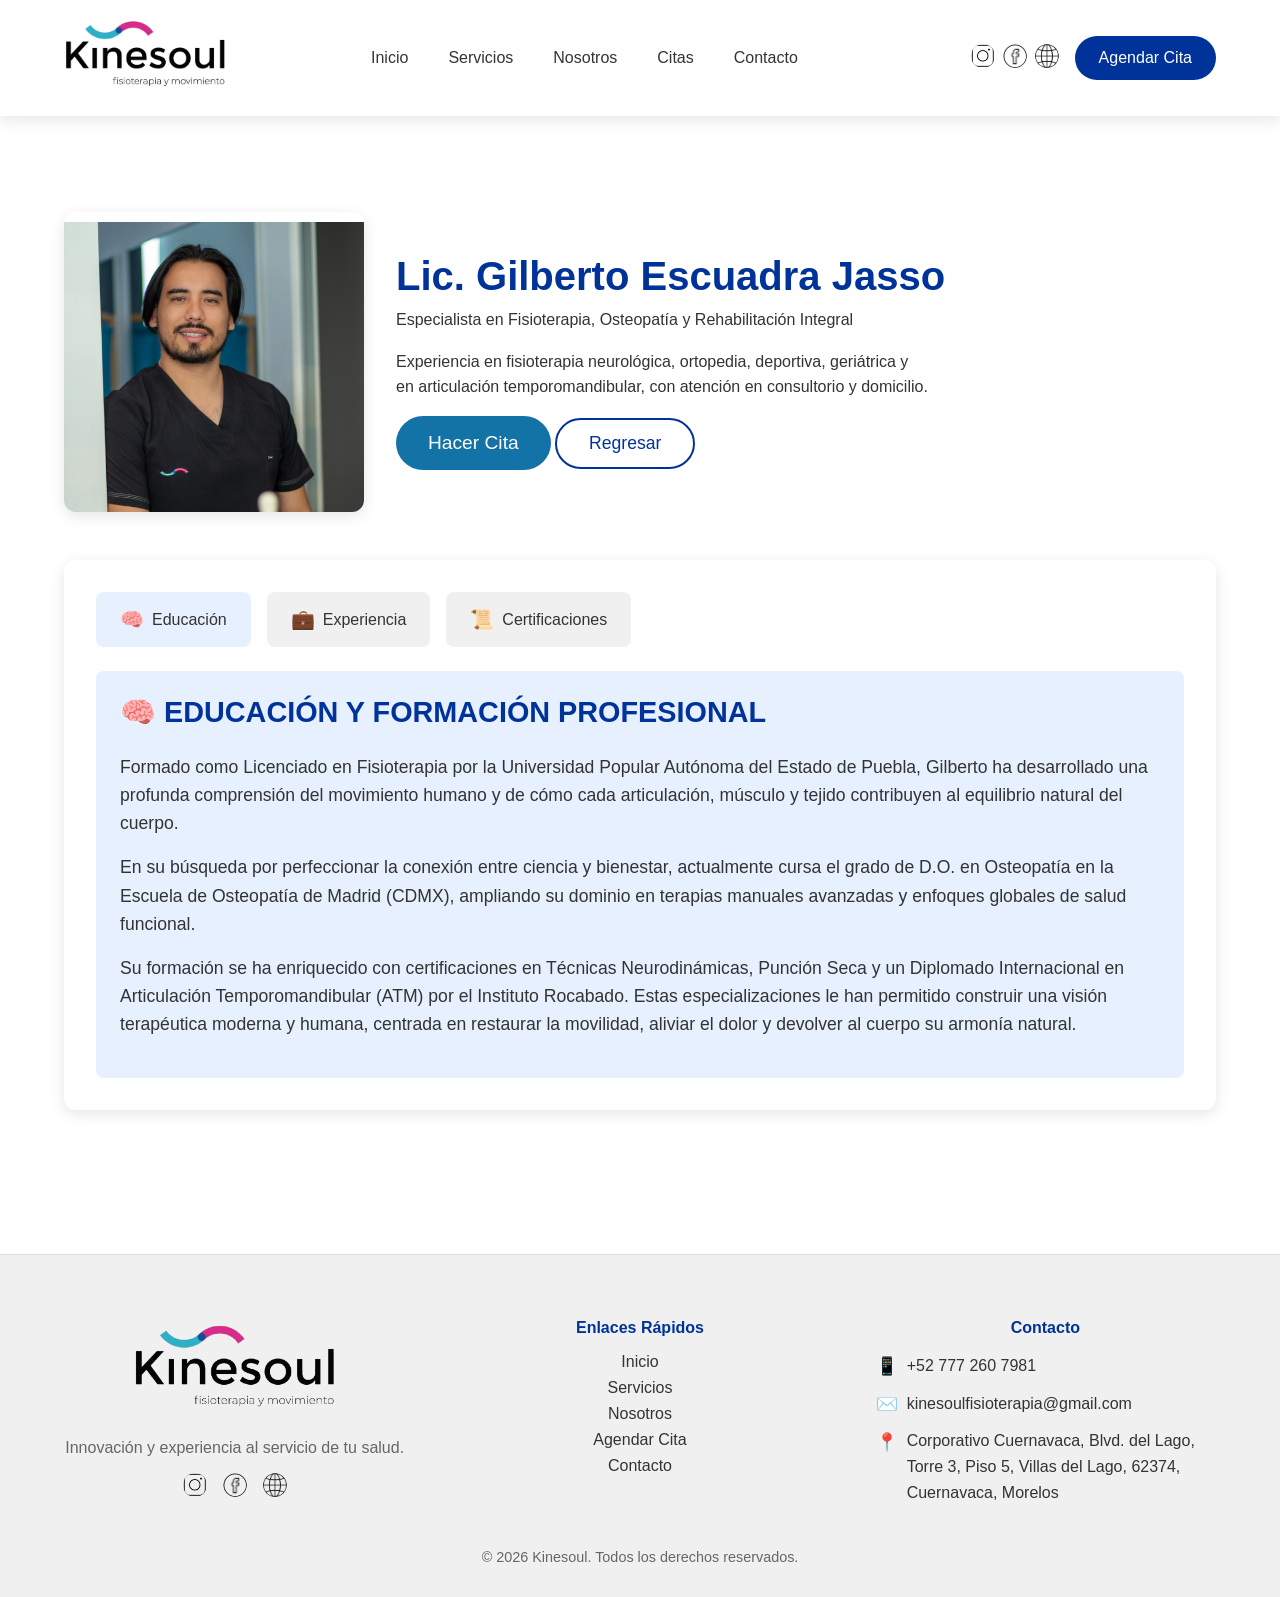
<file: pages/gilberto.html>
<!DOCTYPE html>
<html lang="es">
<head>
  <meta charset="UTF-8" />
  <meta name="viewport" content="width=device-width, initial-scale=1.0"/>
  <title>Kinesoul - Lic. Gilberto Escuadra Jasso</title>
  <link rel="stylesheet" href="../assets/css/style.css" />
  <link rel="icon" href="../assets/img/LogoBlancoRectangulo.jpeg" />
</head>
<body>

  <!-- Loading Screen -->
  <div class="loader" id="loader">
    <div class="spinner"></div>
    <p class="loader-text">Kinesoul</p>
  </div>

  <!-- Mobile Navbar -->
  <nav class="mobile-navbar">
    <div class="mobile-logo-container">
      <img src="../assets/img/LogoBlancoRectangulo.jpeg" alt="Kinesoul" />
      <div class="mobile-social">
        <a href="https://www.instagram.com/kinesoul_fisioterapia/" target="_blank"><img src="../assets/img/instagram.png" alt="Instagram" /></a>
        <a href="https://www.facebook.com/Kinesoul.Fisioterapia/" target="_blank"><img src="../assets/img/facebook.png" alt="Facebook" /></a>
        <a href="https://www.doctoralia.com.mx/gilberto-escuadra-jasso/fisioterapeuta/morelos" target="_blank"><img src="../assets/img/webRemove.png" alt="Doctoralia" /></a>
      </div>
    </div>
    <div class="hamburger" id="hamburger">
      <span></span>
      <span></span>
      <span></span>
    </div>
  </nav>

  <!-- Sliding Menu -->
  <div class="sliding-menu" id="slidingMenu">
    <ul class="mobile-nav-menu">
      <li><a href="../index.html">Inicio</a></li>
      <li><a href="../pages/servicios.html">Servicios</a></li>
      <li><a href="../pages/nosotros.html">Nosotros</a></li>
      <li><a href="../pages/citas.html">Citas</a></li>
      <li><a href="../pages/contacto.html">Contacto</a></li>
    </ul>
  </div>

  <!-- Desktop Navbar -->
  <nav class="desktop-navbar" id="desktopNavbar">
    <div class="logo-container">
      <a href="../index.html"><img src="../assets/img/LogoBlancoRectangulo.jpeg" alt="Kinesoul" /></a>
    </div>
    <ul class="nav-menu" id="navMenu">
      <li><a href="../index.html">Inicio</a></li>
      <li><a href="../pages/servicios.html">Servicios</a></li>
      <li><a href="../pages/nosotros.html">Nosotros</a></li>
      <li><a href="../pages/citas.html">Citas</a></li>
      <li><a href="../pages/contacto.html">Contacto</a></li>
    </ul>
    <div class="nav-right">
      <div class="social">
        <a href="https://www.instagram.com/kinesoul_fisioterapia/" target="_blank"><img src="../assets/img/instagram.png" alt="Instagram" /></a>
        <a href="https://www.facebook.com/Kinesoul.Fisioterapia/" target="_blank"><img src="../assets/img/facebook.png" alt="Facebook" /></a>
        <a href="https://www.doctoralia.com.mx/gilberto-escuadra-jasso/fisioterapeuta/morelos" target="_blank"><img src="../assets/img/webRemove.png" alt="Doctoralia" /></a>
      </div>
      <a href="../pages/citas.html">
        <button class="btn-agendar">Agendar Cita</button>
      </a>
    </div>
  </nav>

  <!-- About Section -->
  <section class="about-section">
    <div class="container">
      <div class="about-header">
        <div class="profile-image">
          <img src="../assets/img/Gil_Cuaderno.jpeg" alt="Lic. Gilberto Escuadra Jasso">
        </div>
        <div class="profile-info">
          <h1>Lic. Gilberto Escuadra Jasso</h1>
          <p>Especialista en Fisioterapia, Osteopatía y Rehabilitación Integral</p>
          <p>Experiencia en fisioterapia neurológica, ortopedia, deportiva, geriátrica y<br>en articulación temporomandibular, con atención en consultorio y domicilio.</p>
          <div class="profile-buttons">
            <a href="../pages/citas.html" class="btn-primary">Hacer Cita</a>
            <a href="../pages/nosotros.html" class="btn-secondary">Regresar</a>
          </div>
        </div>
      </div>
      
      <div class="tabs-container">
        <!-- Tab Buttons -->
        <div class="tab-buttons">
          <button class="tab-button active" data-tab="education">
            <span class="tab-icon">🧠</span> Educación
          </button>
          <button class="tab-button" data-tab="experience">
            <span class="tab-icon">💼</span> Experiencia
          </button>
          <button class="tab-button" data-tab="certifications">
            <span class="tab-icon">📜</span> Certificaciones
          </button>
        </div>

        <!-- Tab Content -->
        <div class="tab-content">
          <!-- Education Tab -->
          <div id="education" class="tab-pane active">
            <h2>🧠 EDUCACIÓN Y FORMACIÓN PROFESIONAL</h2>
            <p>Formado como Licenciado en Fisioterapia por la Universidad Popular Autónoma del Estado de Puebla, Gilberto ha desarrollado una profunda comprensión del movimiento humano y de cómo cada articulación, músculo y tejido contribuyen al equilibrio natural del cuerpo.</p>
            <p>En su búsqueda por perfeccionar la conexión entre ciencia y bienestar, actualmente cursa el grado de D.O. en Osteopatía en la Escuela de Osteopatía de Madrid (CDMX), ampliando su dominio en terapias manuales avanzadas y enfoques globales de salud funcional.</p>
            <p>Su formación se ha enriquecido con certificaciones en Técnicas Neurodinámicas, Punción Seca y un Diplomado Internacional en Articulación Temporomandibular (ATM) por el Instituto Rocabado. Estas especializaciones le han permitido construir una visión terapéutica moderna y humana, centrada en restaurar la movilidad, aliviar el dolor y devolver al cuerpo su armonía natural.</p>
          </div>

          <!-- Experience Tab -->
          <div id="experience" class="tab-pane">
            <h2>💼 EXPERIENCIA PROFESIONAL</h2>
            <p>Con una trayectoria enfocada en la rehabilitación funcional y el bienestar integral, Gilberto se desempeña como fisioterapeuta y fundador de Clínica Kinesoul, donde integra la fisioterapia tradicional con los principios de la osteopatía moderna.</p>
            <p>Su experiencia profesional incluye su trabajo en el Hospital de Ortopedia y Traumatología Rafael Moreno Valle, donde fortaleció sus habilidades en recuperación postquirúrgica y lesiones músculo-esqueléticas complejas, además de una práctica internacional en la Clínica de Rehabilitación de la Universidad Santo Tomás en Chile, que amplió su visión global sobre la readaptación física y la atención personalizada.</p>
            <p>Cada sesión con un paciente representa para él un compromiso con la recuperación y el equilibrio, aplicando técnicas precisas respaldadas por años de estudio y práctica clínica.</p>
          </div>

          <!-- Certifications Tab -->
          <div id="certifications" class="tab-pane">
            <h2>📜 CERTIFICACIONES</h2>
            <p>Comprometido con la mejora continua y la excelencia profesional, Gilberto cuenta con certificaciones en:</p>
            <ul>
              <li>Técnicas Neurodinámicas — FISIOINTEGRA, Puebla</li>
              <li>Punción Seca — DRYNSTIM, Puebla</li>
              <li>Diplomado Internacional en Articulación Temporomandibular (ATM) — Instituto Rocabado</li>
              <li>Formación como D.O. en Osteopatía — Escuela de Osteopatía de Madrid, CDMX</li>
            </ul>
            <p>Cada una de estas formaciones representa una herramienta para brindar tratamientos más precisos, efectivos y personalizados, manteniendo un enfoque integral centrado en el paciente.</p>
          </div>
        </div>
      </div>

    </div>
  </section>

  <!-- Footer -->
  <footer>
    <div class="footer-content">
      <div class="footer-column">
        <div class="footer-logo" id="footerLogo"> 
          <img src="../assets/img/LogoBlancoRectanguloremovebg.png" alt="Kinesoul" />
          <p>Innovación y experiencia al servicio de tu salud.</p>
          <div class="footer-social">
            <a href="https://www.instagram.com/kinesoul_fisioterapia/" target="_blank"><img src="../assets/img/instagram.png" alt="Instagram" /></a>
            <a href="https://www.facebook.com/Kinesoul.Fisioterapia/" target="_blank"><img src="../assets/img/facebook.png" alt="Facebook" /></a>
            <a href="https://www.doctoralia.com.mx/gilberto-escuadra-jasso/fisioterapeuta/morelos" target="_blank"><img src="../assets/img/webRemove.png" alt="Doctoralia" /></a>
          </div>
        </div>
      </div>
      <div class="footer-column">
        <h4>Enlaces Rápidos</h4>
        <ul class="quick-links">
          <li><a href="../index.html">Inicio</a></li>
          <li><a href="../pages/servicios.html">Servicios</a></li>
          <li><a href="../pages/nosotros.html">Nosotros</a></li>
          <li><a href="../pages/citas.html">Agendar Cita</a></li>
          <li><a href="../pages/contacto.html">Contacto</a></li>          
        </ul>
      </div>

      <div class="footer-column">
        <h4>Contacto</h4>
        <div class="contact-wrapper">
          <div class="contact-row">
            <span class="icon">📱</span>
            <!-- Corregido: Eliminados espacios en href -->
            <a href="https://wa.me/527772607981" class="contact-link">+52 777 260 7981</a>
          </div>
          <div class="contact-row">
            <span class="icon">✉️</span>
            <a href="mailto:kinesoulfisioterapia@gmail.com" class="contact-link">kinesoulfisioterapia@gmail.com</a>
          </div>
          <div class="contact-row">
            <span class="icon">📍</span>
            <a href="https://maps.google.com/maps?q=Corporativo+Cuernavaca,+Blvd.+del+Lago,+Torre+3,+Piso+5,+Villas+del+Lago,+62374,+Cuernavaca,+Morelos" target="_blank" class="contact-link">Corporativo Cuernavaca, Blvd. del Lago, Torre 3, Piso 5, Villas del Lago, 62374, Cuernavaca, Morelos</a>
          </div>
        </div>
      </div>
    </div>
    <div class="footer-bottom">
      <p>© 2026 Kinesoul. Todos los derechos reservados.</p>
    </div>
  </footer>

  <script src="../assets/js/script.js" defer></script> 

</body>
</html>
</file>
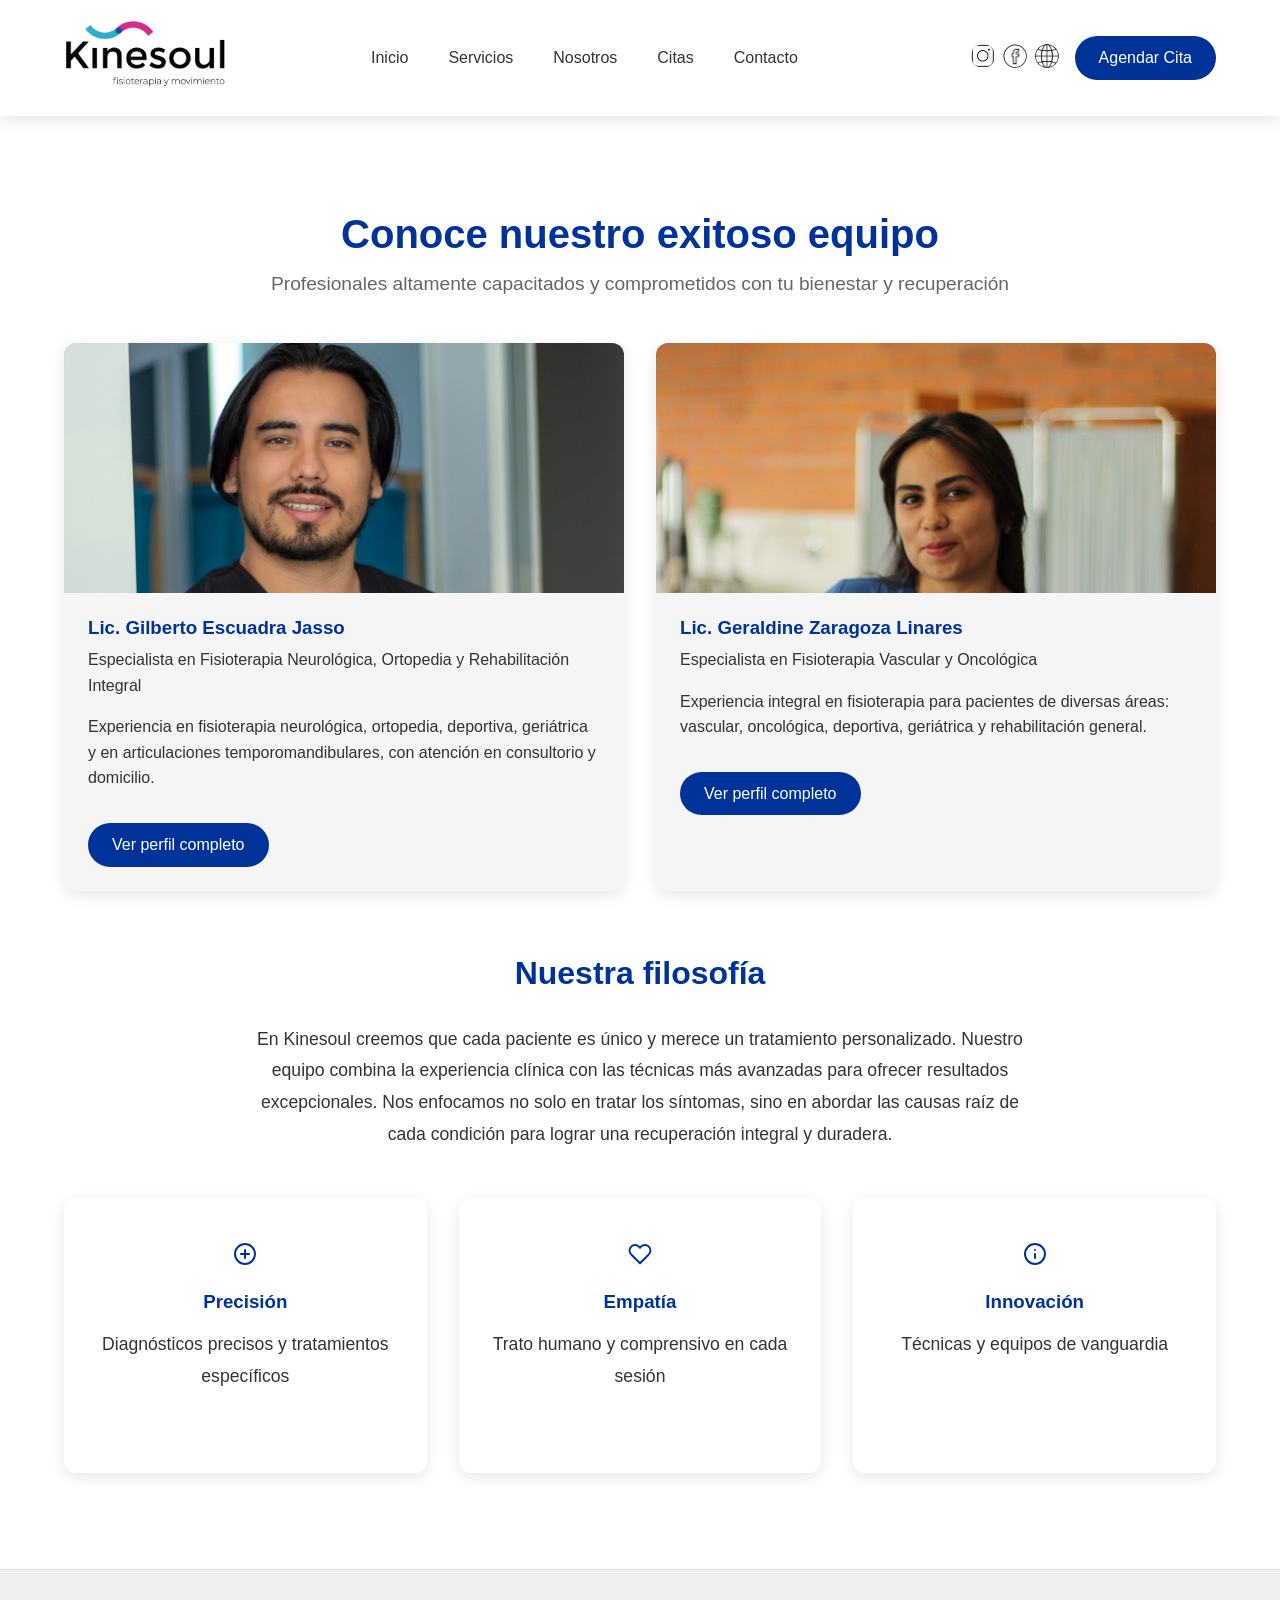
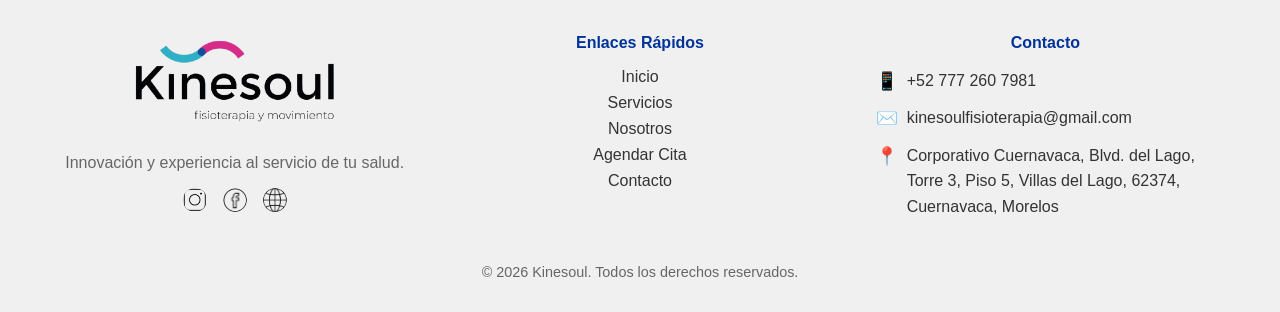
<file: pages/nosotros.html>
<!DOCTYPE html>
<html lang="es">
<head>
  <meta charset="UTF-8" />
  <meta name="viewport" content="width=device-width, initial-scale=1.0"/>
  <title>Kinesoul - Nosotros</title>
  <link rel="stylesheet" href="../assets/css/style.css" />
  <link rel="icon" href="../assets/img/LogoBlancoRectangulo.jpeg" />
</head>
<body>

  <!-- Loading Screen -->
  <div class="loader" id="loader">
    <div class="spinner"></div>
    <p class="loader-text">Kinesoul</p>
  </div>

  <!-- Mobile Navbar -->
  <nav class="mobile-navbar">
    <div class="mobile-logo-container">
      <img src="../assets/img/LogoBlancoRectangulo.jpeg" alt="Kinesoul" />
      <div class="mobile-social">
        <a href="https://www.instagram.com/kinesoul_fisioterapia/" target="_blank"><img src="../assets/img/instagram.png" alt="Instagram" /></a>
        <a href="https://www.facebook.com/Kinesoul.Fisioterapia/" target="_blank"><img src="../assets/img/facebook.png" alt="Facebook" /></a>
        <a href="https://www.doctoralia.com.mx/gilberto-escuadra-jasso/fisioterapeuta/morelos" target="_blank"><img src="../assets/img/webRemove.png" alt="Doctoralia" /></a>
      </div>
    </div>
    <div class="hamburger" id="hamburger">
      <span></span>
      <span></span>
      <span></span>
    </div>
  </nav>

  <!-- Sliding Menu -->
  <div class="sliding-menu" id="slidingMenu">
    <ul class="mobile-nav-menu">
      <li><a href="../index.html">Inicio</a></li>
      <li><a href="../pages/servicios.html">Servicios</a></li>
      <li><a href="../pages/nosotros.html">Nosotros</a></li>
      <li><a href="../pages/citas.html">Citas</a></li>
      <li><a href="../pages/contacto.html">Contacto</a></li>
    </ul>
  </div>

  <!-- Desktop Navbar -->
  <nav class="desktop-navbar" id="desktopNavbar">
    <div class="logo-container">
      <a href="../index.html"><img src="../assets/img/LogoBlancoRectangulo.jpeg" alt="Kinesoul" /></a>
    </div>
    <ul class="nav-menu" id="navMenu">
      <li><a href="../index.html">Inicio</a></li>
      <li><a href="../pages/servicios.html">Servicios</a></li>
      <li><a href="../pages/nosotros.html">Nosotros</a></li>
      <li><a href="../pages/citas.html">Citas</a></li>
      <li><a href="../pages/contacto.html">Contacto</a></li>
    </ul>
    <div class="nav-right">
      <div class="social">
        <a href="https://www.instagram.com/kinesoul_fisioterapia/" target="_blank"><img src="../assets/img/instagram.png" alt="Instagram" /></a>
        <a href="https://www.facebook.com/Kinesoul.Fisioterapia/" target="_blank"><img src="../assets/img/facebook.png" alt="Facebook" /></a>
        <a href="https://www.doctoralia.com.mx/gilberto-escuadra-jasso/fisioterapeuta/morelos" target="_blank"><img src="../assets/img/webRemove.png" alt="Doctoralia" /></a>
      </div>
      <a href="../pages/citas.html">
        <button class="btn-agendar">Agendar Cita</button>
      </a>
    </div>
    <div class="hamburger" id="desktopHamburger">
      <span></span>
      <span></span>
      <span></span>
    </div>
  </nav>

  <!-- Nosotros Section -->
  <section class="nosotros-section">
    <div class="container">
      <h1>Conoce nuestro exitoso equipo</h1>
      <p class="subtitle">Profesionales altamente capacitados y comprometidos con tu bienestar y recuperación</p>
      
      <div class="team-grid">
        <div class="team-card" onclick="window.location.href='../pages/gilberto.html'">
          <div class="team-image">
            <img src="../assets/img/Gil_Cuaderno.jpeg" alt="Lic. Gilberto Escuadra Jasso">
          </div>
          <div class="team-content">
            <h3>Lic. Gilberto Escuadra Jasso</h3>
            <p>Especialista en Fisioterapia Neurológica, Ortopedia y Rehabilitación Integral</p>
            <p>Experiencia en fisioterapia neurológica, ortopedia, deportiva, geriátrica y en articulaciones temporomandibulares, con atención en consultorio y domicilio.</p>
            <button class="view-profile-btn">Ver perfil completo</button>
          </div>
        </div>
        
        <div class="team-card" onclick="window.location.href='../pages/gera.html'">
          <div class="team-image">
            <img src="../assets/img/Gera_azul.jpeg" alt="Lic. Geraldine Zaragoza Linares">
          </div>
          <div class="team-content">
            <h3>Lic. Geraldine Zaragoza Linares</h3>
            <p>Especialista en Fisioterapia Vascular y Oncológica</p>
            <p>Experiencia integral en fisioterapia para pacientes de diversas áreas: vascular, oncológica, deportiva, geriátrica y rehabilitación general.</p>
            <button class="view-profile-btn">Ver perfil completo</button>
          </div>
        </div>
      </div>
      
      <div class="philosophy-section">
        <h2>Nuestra filosofía</h2>
        <p>En Kinesoul creemos que cada paciente es único y merece un tratamiento personalizado. Nuestro equipo combina la experiencia clínica con las técnicas más avanzadas para ofrecer resultados excepcionales. Nos enfocamos no solo en tratar los síntomas, sino en abordar las causas raíz de cada condición para lograr una recuperación integral y duradera.</p>
        
        <div class="philosophy-cards">
          <div class="philosophy-card">
            <div class="philosophy-icon">
              <svg xmlns="http://www.w3.org/2000/svg" width="24" height="24" viewBox="0 0 24 24" fill="none" stroke="currentColor" stroke-width="2" stroke-linecap="round" stroke-linejoin="round">
                <circle cx="12" cy="12" r="10"></circle>
                <line x1="12" y1="8" x2="12" y2="16"></line>
                <line x1="8" y1="12" x2="16" y2="12"></line>
              </svg>
            </div>
            <h3>Precisión</h3>
            <p>Diagnósticos precisos y tratamientos específicos</p>
          </div>
          
          <div class="philosophy-card">
            <div class="philosophy-icon">
              <svg xmlns="http://www.w3.org/2000/svg" width="24" height="24" viewBox="0 0 24 24" fill="none" stroke="currentColor" stroke-width="2" stroke-linecap="round" stroke-linejoin="round">
                <path d="M20.84 4.61a5.5 5.5 0 0 0-7.78 0L12 5.67l-1.06-1.06a5.5 5.5 0 0 0-7.78 7.78l1.06 1.06L12 21.23l7.78-7.78 1.06-1.06a5.5 5.5 0 0 0 0-7.78z"></path>
              </svg>
            </div>
            <h3>Empatía</h3>
            <p>Trato humano y comprensivo en cada sesión</p>
          </div>
          
          <div class="philosophy-card">
            <div class="philosophy-icon">
              <svg xmlns="http://www.w3.org/2000/svg" width="24" height="24" viewBox="0 0 24 24" fill="none" stroke="currentColor" stroke-width="2" stroke-linecap="round" stroke-linejoin="round">
                <circle cx="12" cy="12" r="10"></circle>
                <path d="M12 16v-4M12 8h.01"></path>
              </svg>
            </div>
            <h3>Innovación</h3>
            <p>Técnicas y equipos de vanguardia</p>
          </div>
        </div>
      </div>
    </div>
  </section>

  <!-- Footer -->
  <footer>
    <div class="footer-content">
      <div class="footer-column">
        <div class="footer-logo">
          <img src="../assets/img/LogoBlancoRectanguloremovebg.png" alt="Kinesoul" />
          <p>Innovación y experiencia al servicio de tu salud.</p>
          <div class="footer-social">
            <a href="https://www.instagram.com/kinesoul_fisioterapia/" target="_blank"><img src="../assets/img/instagram.png" alt="Instagram" /></a>
            <a href="https://www.facebook.com/Kinesoul.Fisioterapia/" target="_blank"><img src="../assets/img/facebook.png" alt="Facebook" /></a>
            <a href="https://www.doctoralia.com.mx/gilberto-escuadra-jasso/fisioterapeuta/morelos" target="_blank"><img src="../assets/img/webRemove.png" alt="Doctoralia" /></a>
          </div>
        </div>
      </div>
      <div class="footer-column">
        <h4>Enlaces Rápidos</h4>
        <ul class="quick-links">
          <li><a href="../index.html">Inicio</a></li>
          <li><a href="../pages/servicios.html">Servicios</a></li>
          <li><a href="../pages/nosotros.html">Nosotros</a></li>
          <li><a href="../pages/citas.html">Agendar Cita</a></li>
          <li><a href="../pages/contacto.html">Contacto</a></li>          
        </ul>
      </div>

      <div class="footer-column">
        <h4>Contacto</h4>
        <div class="contact-wrapper">
          <div class="contact-row">
            <span class="icon">📱</span>
            <a href="https://wa.me/527772607981" class="contact-link">+52 777 260 7981</a>
          </div>
          <div class="contact-row">
            <span class="icon">✉️</span>
            <a href="mailto:kinesoulfisioterapia@gmail.com" class="contact-link">kinesoulfisioterapia@gmail.com</a>
          </div>
          <div class="contact-row">
            <span class="icon">📍</span>
            <a href="https://maps.google.com/maps?q=Corporativo+Cuernavaca,+Blvd.+del+Lago,+Torre+3,+Piso+5,+Villas+del+Lago,+62374,+Cuernavaca,+Morelos" target="_blank" class="contact-link">Corporativo Cuernavaca, Blvd. del Lago, Torre 3, Piso 5, Villas del Lago, 62374, Cuernavaca, Morelos</a>
          </div>
        </div>
      </div>
    </div>
    <div class="footer-bottom">
      <p>© 2026 Kinesoul. Todos los derechos reservados.</p>
    </div>
  </footer>

  <!-- JavaScript -->
  <script>
    // Ocultar el loader cuando la página cargue
    window.addEventListener('load', function() {
      const loader = document.getElementById('loader');
      if (loader) {
        loader.style.display = 'none';
      }
    });

    // Menú hamburguesa para mobile
    const hamburger = document.getElementById('hamburger');
    const slidingMenu = document.getElementById('slidingMenu');

    hamburger.addEventListener('click', function() {
      slidingMenu.classList.toggle('active');
      hamburger.classList.toggle('active');
    });

    // Funcionalidad de scroll para la navbar de escritorio (si existe)
    let lastScrollTop = 0;
    const navbar = document.getElementById('desktopNavbar'); // Asegúrate de que el ID coincida

    if(navbar) { // Verifica si el navbar existe antes de aplicarle eventos
      window.addEventListener('scroll', function() {
        let scrollTop = window.pageYOffset || document.documentElement.scrollTop;
        
        if (scrollTop > lastScrollTop && scrollTop > 100) {
          // Scrolling down
          navbar.style.transform = 'translateY(-100%)';
        } else {
          // Scrolling up
          navbar.style.transform = 'translateY(0)';
        }
        
        lastScrollTop = scrollTop <= 0 ? 0 : scrollTop;
      }, false);
    }

    // Funcionalidad para el logo del footer
    document.getElementById('footerLogo').addEventListener('click', function() {
      window.scrollTo({
        top: 0,
        behavior: 'smooth'
      });
    });
  </script>
</body>
</html>
</file>
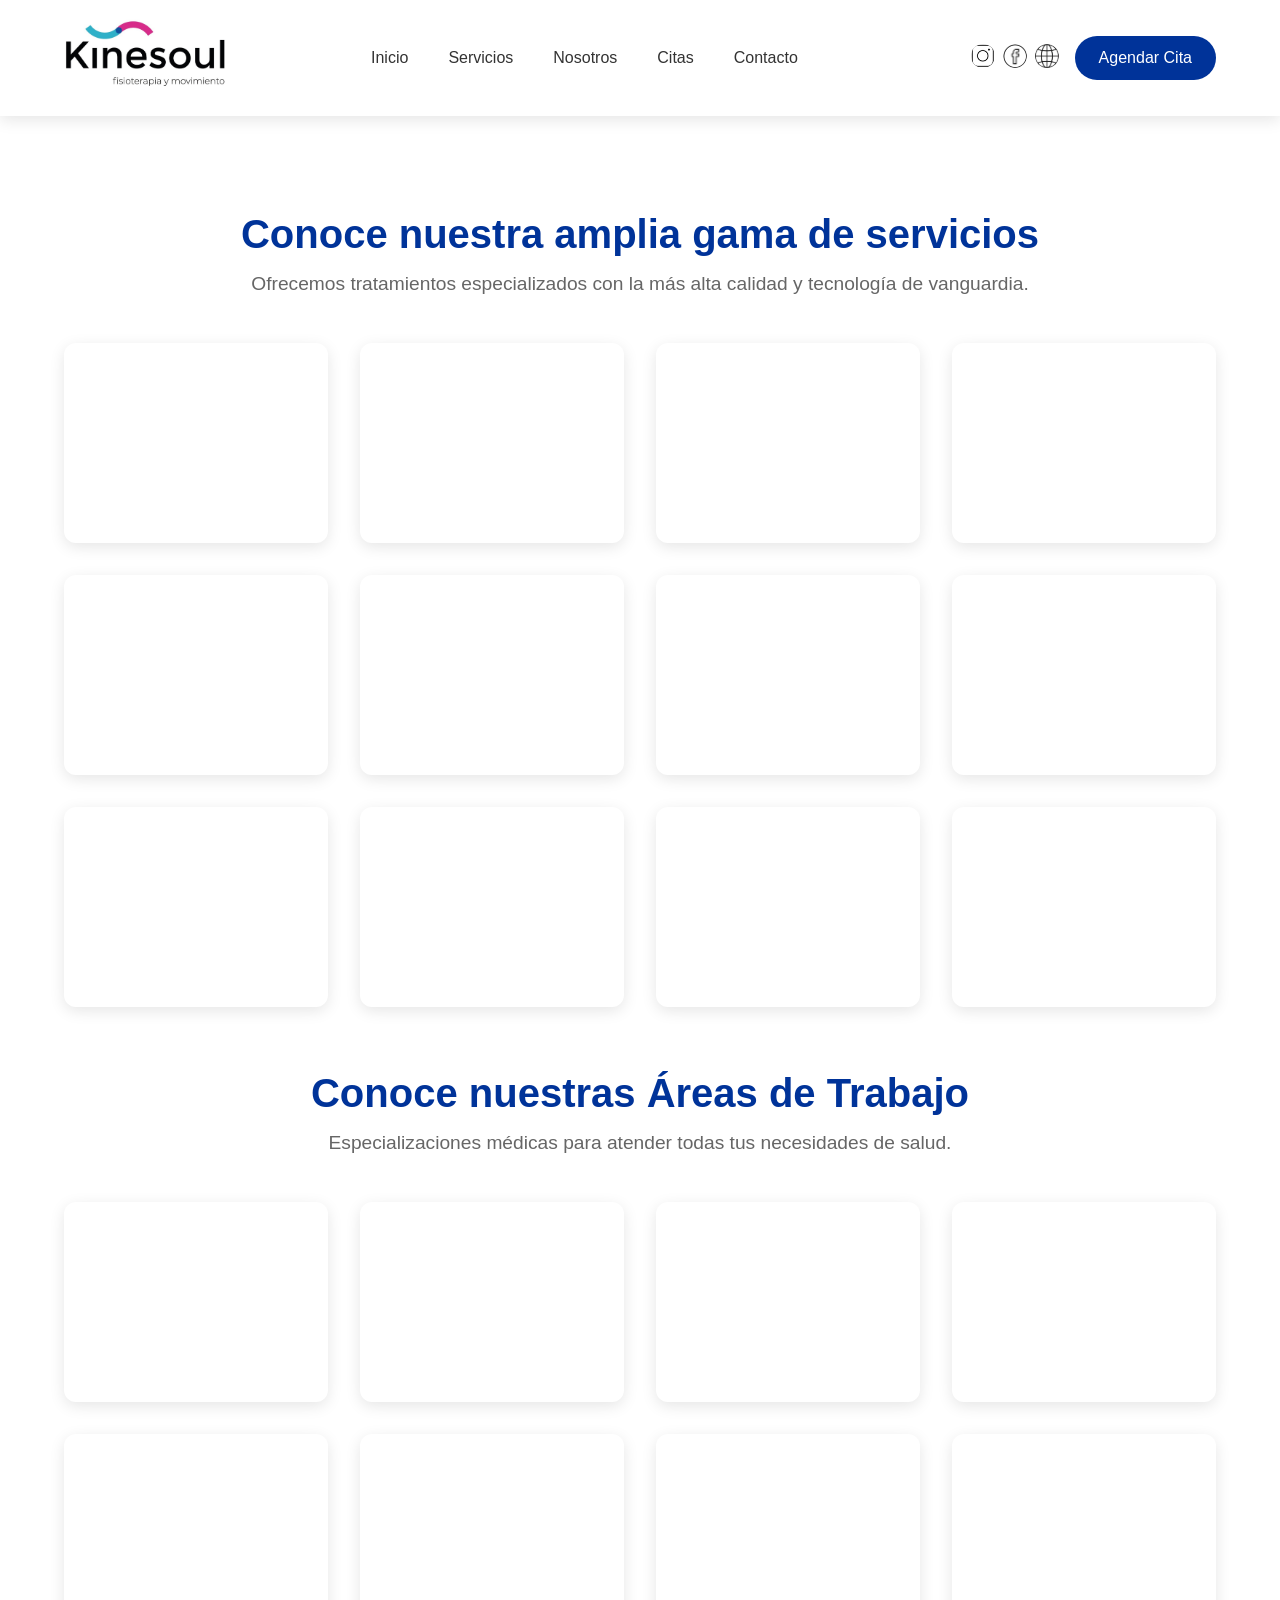
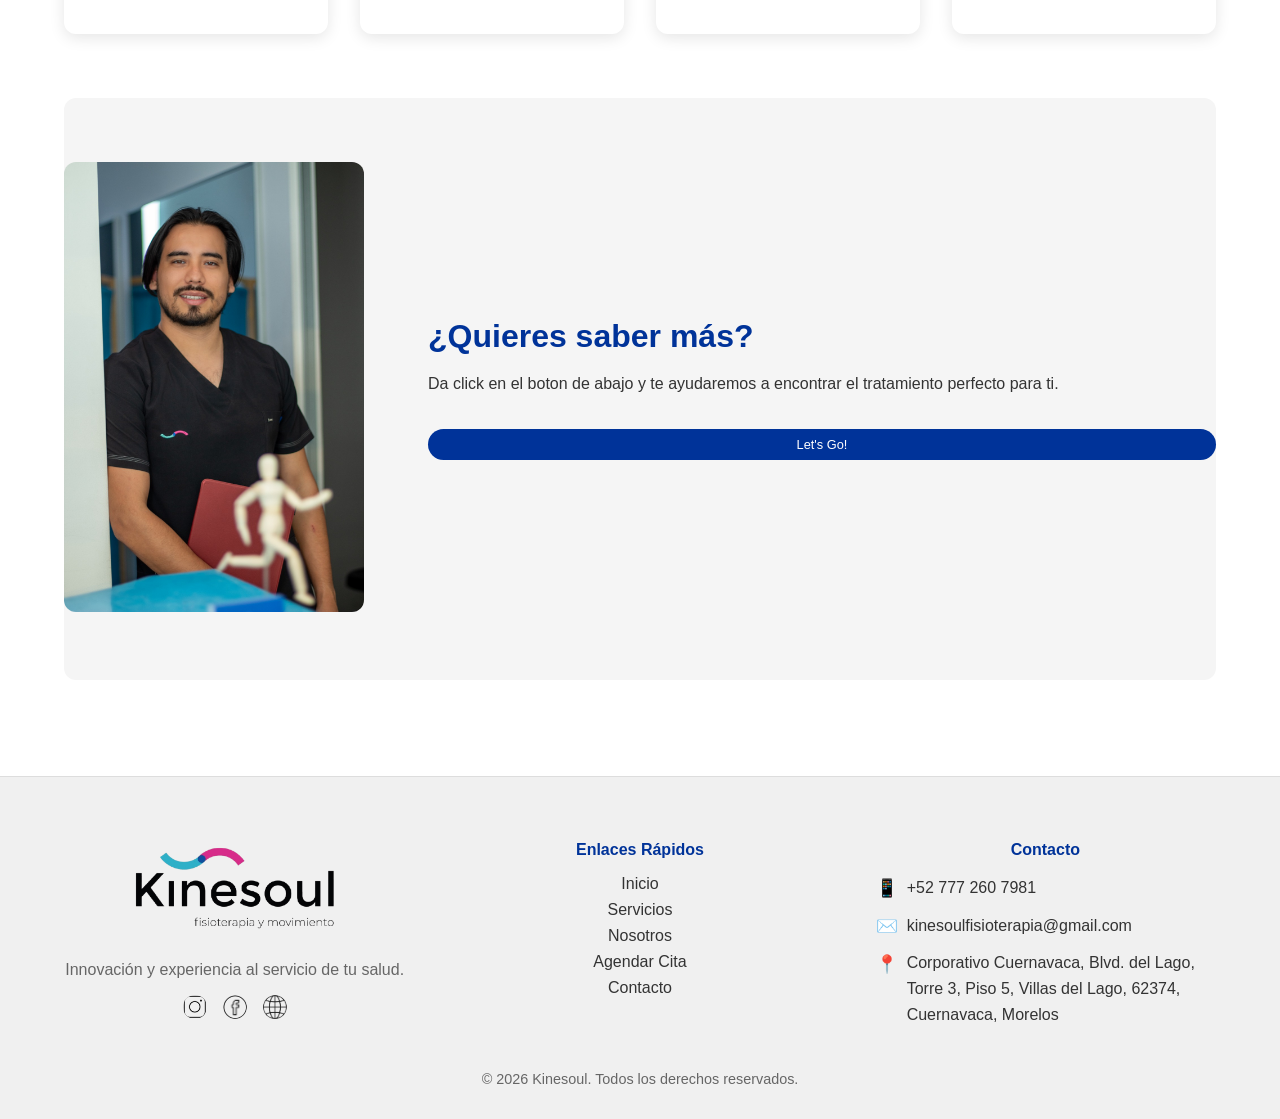
<file: pages/servicios.html>
<!DOCTYPE html>
<html lang="es">
<head>
  <meta charset="UTF-8" />
  <meta name="viewport" content="width=device-width, initial-scale=1.0"/>
  <title>Kinesoul - Nuestros Servicios</title>
  <link rel="stylesheet" href="../assets/css/style.css" />
  <link rel="icon" href="../assets/img/LogoBlancoRectangulo.jpeg" />
</head>
<body>

  <!-- Loading Screen -->
  <div class="loader" id="loader">
    <div class="spinner"></div>
    <p class="loader-text">Kinesoul</p>
  </div>

  <!-- Mobile Navbar -->
  <nav class="mobile-navbar">
    <div class="mobile-logo-container">
      <img src="../assets/img/LogoBlancoRectangulo.jpeg" alt="Kinesoul" />
      <div class="mobile-social">
        <a href="https://www.instagram.com/kinesoul_fisioterapia/" target="_blank"><img src="../assets/img/instagram.png" alt="Instagram" /></a>
        <a href="https://www.facebook.com/Kinesoul.Fisioterapia/" target="_blank"><img src="../assets/img/facebook.png" alt="Facebook" /></a>
        <a href="https://www.doctoralia.com.mx/gilberto-escuadra-jasso/fisioterapeuta/morelos" target="_blank"><img src="../assets/img/webRemove.png" alt="Doctoralia" /></a>
      </div>
    </div>
    <div class="hamburger" id="hamburger">
      <span></span>
      <span></span>
      <span></span>
    </div>
  </nav>

  <!-- Sliding Menu -->
  <div class="sliding-menu" id="slidingMenu">
    <ul class="mobile-nav-menu">
      <li><a href="../index.html">Inicio</a></li>
      <li><a href="../pages/servicios.html">Servicios</a></li>
      <li><a href="../pages/nosotros.html">Nosotros</a></li>
      <li><a href="../pages/citas.html">Citas</a></li>
      <li><a href="../pages/contacto.html">Contacto</a></li>
    </ul>
  </div>

  <!-- Desktop Navbar -->
  <nav class="desktop-navbar" id="desktopNavbar">
    <div class="logo-container">
      <a href="../index.html"><img src="../assets/img/LogoBlancoRectangulo.jpeg" alt="Kinesoul" /></a>
    </div>
    <ul class="nav-menu" id="navMenu">
      <li><a href="../index.html">Inicio</a></li>
      <li><a href="../pages/servicios.html">Servicios</a></li>
      <li><a href="../pages/nosotros.html">Nosotros</a></li>
      <li><a href="../pages/citas.html">Citas</a></li>
      <li><a href="../pages/contacto.html">Contacto</a></li>
    </ul>
    <div class="nav-right">
      <div class="social">
        <a href="https://www.instagram.com/kinesoul_fisioterapia/" target="_blank"><img src="../assets/img/instagram.png" alt="Instagram" /></a>
        <a href="https://www.facebook.com/Kinesoul.Fisioterapia/" target="_blank"><img src="../assets/img/facebook.png" alt="Facebook" /></a>
        <a href="https://www.doctoralia.com.mx/gilberto-escuadra-jasso/fisioterapeuta/morelos" target="_blank"><img src="../assets/img/webRemove.png" alt="Doctoralia" /></a>
      </div>
      <a href="../pages/citas.html">
        <button class="btn-agendar">Agendar Cita</button>
      </a>
    </div>
  </nav>
<main>
  <!-- Services Section -->
  <section class="services-section">
    <div class="container">
      <h2 class="section-title">Conoce nuestra amplia gama de servicios</h2>
      <p class="section-subtitle">Ofrecemos tratamientos especializados con la más alta calidad y tecnología de vanguardia.</p>

      <div class="services-grid">
        <!-- Servicio 1 -->
        <div class="service-item" data-service="Electroterapia">
          <div class="service-content">
            <div class="service-name">Electroterapia</div>
          </div>
        </div>
        <!-- Servicio 2 -->
        <div class="service-item" data-service="Baños de hielo">
          <div class="service-content">
            <div class="service-name">Baños de hielo</div>
          </div>
        </div>
        <!-- Servicio 3 -->
        <div class="service-item" data-service="Traumatología y ortopedia a todas las edades">
          <div class="service-content">
            <div class="service-name">Traumatología y ortopedia a todas las edades</div>
          </div>
        </div>
        <!-- Servicio 4 -->
        <div class="service-item" data-service="Rehabilitación oncológica">
          <div class="service-content">
            <div class="service-name">Rehabilitación oncológica</div>
          </div>
        </div>
        <!-- Servicio 5 -->
        <div class="service-item" data-service="Ejercicio terapéutico">
          <div class="service-content">
            <div class="service-name">Ejercicio terapéutico</div>
          </div>
        </div>
        <!-- Servicio 6 -->
        <div class="service-item" data-service="Fisioterapia linfática">
          <div class="service-content">
            <div class="service-name">Fisioterapia linfática</div>
          </div>
        </div>
        <!-- Servicio 7 -->
        <div class="service-item" data-service="Rehabilitación articulación ATM">
          <div class="service-content">
            <div class="service-name">Rehabilitación articulación ATM</div>
          </div>
        </div>
        <!-- Servicio 8 -->
        <div class="service-item" data-service="Descarga muscular">
          <div class="service-content">
            <div class="service-name">Descarga muscular</div>
          </div>
        </div>
        <!-- Servicio 9 -->
        <div class="service-item" data-service="Punción seca">
          <div class="service-content">
            <div class="service-name">Punción seca</div>
          </div>
        </div>
         <!-- Servicio 10 -->
        <div class="service-item" data-service="Presoterapia">
          <div class="service-content">
            <div class="service-name">Presoterapia</div>
          </div>
        </div>
         <!-- Servicio 11 -->
        <div class="service-item" data-service="Electropunción">
          <div class="service-content">
            <div class="service-name">Electropunción</div>
          </div>
        </div>
         <!-- Servicio 12 -->
        <div class="service-item" data-service="Rehabilitación vascular periférica">
          <div class="service-content">
            <div class="service-name">Rehabilitación vascular periférica</div>
          </div>
        </div>
      </div>

      <h2 class="section-title" style="margin-block-start: 4rem;">Conoce nuestras Áreas de Trabajo</h2>
      <p class="section-subtitle">Especializaciones médicas para atender todas tus necesidades de salud.</p>

      <div class="areas-grid">
        <!-- Área 1 -->
        <div class="area-item" data-area="Oncología">
          <div class="area-content">
            <div class="area-name">Oncología</div>
          </div>
        </div>
        <!-- Área 2 -->
        <div class="area-item" data-area="Osteopatía">
          <div class="area-content">
            <div class="area-name">Osteopatía</div>
          </div>
        </div>
        <!-- Área 3 -->
        <div class="area-item" data-area="Ortopédica">
          <div class="area-content">
            <div class="area-name">Ortopédica</div>
          </div>
        </div>
        <!-- Área 4 -->
        <div class="area-item" data-area="Deportiva">
          <div class="area-content">
            <div class="area-name">Deportiva</div>
          </div>
        </div>
        <!-- Área 5 -->
        <div class="area-item" data-area="Geriátrica">
          <div class="area-content">
            <div class="area-name">Geriátrica</div>
          </div>
        </div>
        <!-- Área 6 -->
        <div class="area-item" data-area="Traumatología">
          <div class="area-content">
            <div class="area-name">Traumatología</div>
          </div>
        </div>
        <!-- Área 7 -->
        <div class="area-item" data-area="Vascular periférica">
          <div class="area-content">
            <div class="area-name">Vascular periférica</div>
          </div>
        </div>
        <!-- Área 8 -->
        <div class="area-item" data-area="Linfedema y Lipedema">
          <div class="area-content">
            <div class="area-name">Linfedema y Lipedema</div>
          </div>
        </div>
      </div>

      <!-- CTA Section -->
      <div class="cta-section">
        <div class="cta-image">
          <img src="../assets/img/Gil_Cuaderno.jpeg" alt="Lic. Gilberto Escuadra Jasso">
        </div>
        <div class="cta-form">
          <h2>¿Quieres saber más?</h2>
          <p>Da click en el boton de abajo y te ayudaremos a encontrar el tratamiento perfecto para ti.</p>
          <form id="redirectForm" action="../pages/citas.html" method="GET"> 

            <button type="submit" class="btn-primary">Let's Go!</button>
          </form>
        </div>
      </div>
    </div>
  </section>
</main>

  <!-- Footer -->
  <footer>
    <div class="footer-content">
      <div class="footer-column">
        <div class="footer-logo" id="footerLogo">
          <img src="../assets/img/LogoBlancoRectanguloremovebg.png" alt="Kinesoul" />
          <p>Innovación y experiencia al servicio de tu salud.</p>
          <div class="footer-social">
            <a href="https://www.instagram.com/kinesoul_fisioterapia/" target="_blank"><img src="../assets/img/instagram.png" alt="Instagram" /></a>
            <a href="https://www.facebook.com/Kinesoul.Fisioterapia/" target="_blank"><img src="../assets/img/facebook.png" alt="Facebook" /></a>
            <a href="https://www.doctoralia.com.mx/gilberto-escuadra-jasso/fisioterapeuta/morelos" target="_blank"><img src="../assets/img/webRemove.png" alt="Doctoralia" /></a>
          </div>
        </div>
      </div>
      <div class="footer-column">
        <h4>Enlaces Rápidos</h4>
        <ul class="quick-links">
          <li><a href="../index.html">Inicio</a></li>
          <li><a href="../pages/servicios.html">Servicios</a></li>
          <li><a href="../pages/nosotros.html">Nosotros</a></li>
          <li><a href="../pages/citas.html">Agendar Cita</a></li>
          <li><a href="../pages/contacto.html">Contacto</a></li>         
        </ul>
      </div>

      <div class="footer-column">
        <h4>Contacto</h4>
        <div class="contact-wrapper">
          <div class="contact-row">
            <span class="icon">📱</span>
            <a href="https://wa.me/527772607981" class="contact-link">+52 777 260 7981</a>
          </div>
          <div class="contact-row">
            <span class="icon">✉️</span>
            <a href="mailto:kinesoulfisioterapia@gmail.com" class="contact-link">kinesoulfisioterapia@gmail.com</a>
          </div>
          <div class="contact-row">
            <span class="icon">📍</span>
            <a href="https://maps.google.com/maps?q=Corporativo+Cuernavaca,+Blvd.+del+Lago,+Torre+3,+Piso+5,+Villas+del+Lago,+62374,+Cuernavaca,+Morelos" target="_blank" class="contact-link">Corporativo Cuernavaca, Blvd. del Lago, Torre 3, Piso 5, Villas del Lago, 62374, Cuernavaca, Morelos</a>
          </div>
        </div>
      </div>
    </div>
    <div class="footer-bottom">
      <p>© 2026 Kinesoul. Todos los derechos reservados.</p>
    </div>
  </footer>

  <!-- Modal -->
  <div class="modal" id="serviceModal">
    <div class="modal-content">
      <span class="close">&times;</span>
      <h3 id="modalTitle">Título del Servicio</h3>
      <p id="modalText">Descripción detallada del servicio.</p>
    </div>
  </div>

  <script src="../assets/js/script.js" defer></script>

</body>
</html>
</file>
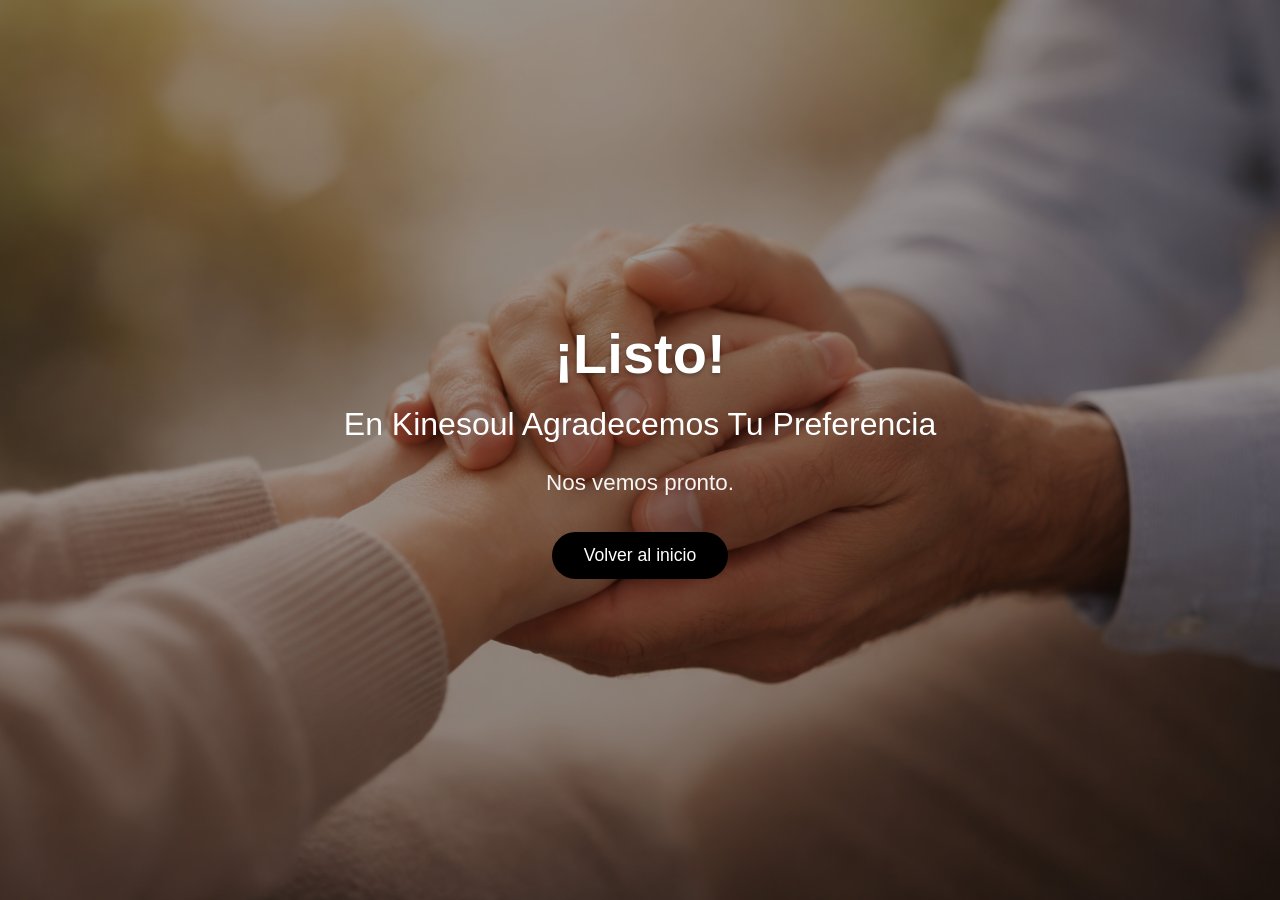
<file: pages/thx.html>
<!DOCTYPE html>
<html lang="es">
<head>
  <meta charset="UTF-8" />
  <meta name="viewport" content="width=device-width, initial-scale=1.0"/>
  <title>Kinesoul - ¡Gracias!</title>
  <link rel="stylesheet" href="../assets/css/style.css" />
  <link rel="icon" href="../assets/img/LogoBlancoRectangulo.jpeg" />
  <style>
    .thx-page {
      min-height: 100vh;
      display: flex;
      flex-direction: column;
      justify-content: center;
      align-items: center;
      text-align: center;
      padding: 0 1rem;
      position: relative;
      overflow: hidden;
    }

    .thx-bg {
      position: absolute;
      top: 0;
      left: 0;
      width: 100%;
      height: 100%;
      background: url('../assets/img/gracias.png') center/cover no-repeat;
      z-index: -1;
      filter: brightness(0.6); 
    }

    .thx-content {
      max-width: 600px;
      color: white;
      z-index: 2;
    }

    .thx-content h1 {
      font-size: 3.5rem;
      font-weight: 700;
      margin-bottom: 1rem;
      text-shadow: 0 2px 4px rgba(0,0,0,0.3);
    }

    .thx-content h2 {
      font-size: 2rem;
      font-weight: 500;
      margin-bottom: 1.2rem;
      line-height: 1.4;
    }

    .thx-content p {
      font-size: 1.4rem;
      opacity: 0.95;
      margin-bottom: 2rem;
      line-height: 1.5;
    }

    .btn-back {
      background: #000;
      color: white;
      border: none;
      padding: 0.8rem 2rem;
      font-size: 1.1rem;
      border-radius: 30px;
      cursor: pointer;
      transition: all 0.3s ease;
      font-weight: 500;
      text-decoration: none;
      display: inline-block;
    }

    .btn-back:hover {
      background: #333;
      transform: translateY(-2px);
      box-shadow: 0 4px 10px rgba(0,0,0,0.2);
    }

    /* Responsive */
    @media (max-width: 768px) {
      .thx-content h1 {
        font-size: 2.5rem;
      }
      .thx-content h2 {
        font-size: 1.6rem;
      }
      .thx-content p {
        font-size: 1.2rem;
      }
    }
  </style>
</head>
<body>

  <!-- Fondo de imagen -->
  <div class="thx-bg"></div>

  <!-- Contenido central -->
  <div class="thx-page">
    <div class="thx-content">
      <h1>¡Listo!</h1>
      <h2>En Kinesoul Agradecemos Tu Preferencia</h2>
      <p>Nos vemos pronto.</p>
      <a href="../index.html" class="btn-back">Volver al inicio</a>
    </div>
  </div>

  <script src="../assets/js/script.js"></script>
</body>
</html>
</file>
<file: assets/css/style.css>
/* Variables */
:root {
  --azul-marino: #003399;
  --violeta: #8A2BE2;
  --fucsia: #FF00FF;
  --azul-gradiente: #1373A6;
  --violeta-gradiente: #D57DAD;
  --turquesa-gradiente: #31AECA;
  --rosa-gradiente: #D8288A;
  --blanco: #ffffff;
  --texto: #333;
  --gris-oscuro: #666;
  --gris-claro: #f5f5f5;
  --sombra: 0 4px 15px rgba(0,0,0,0.1);
  --sombra-hover: 0 8px 25px rgba(0,0,0,0.15);
  --transicion: all 0.3s ease;
}

* {
  margin: 0;
  padding: 0;
  box-sizing: border-box;
  font-family: 'Open Sans', sans-serif;
}

body {
  background: var(--blanco);
  color: var(--texto);
}

/* Loader */
.loader {
  position: fixed;
  top: 0;
  left: 0;
  width: 100%;
  height: 100%;
  display: flex;
  justify-content: center;
  align-items: center;
  background: white;
  z-index: 9999;
  flex-direction: column;
  gap: 1rem;
}

.spinner {
  width: 50px;
  height: 50px;
  border: 4px solid #f3f3f3;
  border-top: 4px solid var(--azul-marino);
  border-radius: 50%;
  animation: spin 1s linear infinite;
}

@keyframes spin {
  0% { transform: rotate(0deg); }
  100% { transform: rotate(360deg); }
}

.loader-text {
  font-size: 2rem;
  font-weight: 700;
  color: var(--violeta);
  background: -webkit-linear-gradient(45deg, var(--violeta), var(--fucsia));
  -webkit-background-clip: text;
  -webkit-text-fill-color: transparent;
}

/* Mobile Navbar */
.mobile-navbar {
  display: none;
  align-items: center;
  justify-content: space-between;
  padding: 1rem 2%;
  background: white;
  box-shadow: var(--sombra);
  position: sticky;
  top: 0;
  z-index: 1000;
}

.mobile-logo-container {
  display: flex;
  align-items: center;
  gap: 1rem;
}

.mobile-logo-container img {
  height: 50px;
}

.mobile-social {
  display: flex;
  gap: 0.5rem;
}

.mobile-social img {
  width: 20px;
  height: 20px;
  border-radius: 50%;
  cursor: pointer;
  transition: var(--transicion);
}

.mobile-social img:hover {
  transform: scale(1.1);
}

.hamburger {
  display: none;
  flex-direction: column;
  cursor: pointer;
  z-index: 1001;
}

.hamburger span {
  width: 25px;
  height: 3px;
  background: var(--texto);
  margin: 3px;
  transition: all 0.3s ease;
}

.hamburger.active span:nth-child(1) {
  transform: rotate(45deg) translate(5px, 5px);
}

.hamburger.active span:nth-child(2) {
  opacity: 0;
}

.hamburger.active span:nth-child(3) {
  transform: rotate(-45deg) translate(5px, -5px);
}

/* Sliding Menu */
.sliding-menu {
  position: fixed;
  top: 0;
  left: -100%;
  width: 70%;
  height: 100vh;
  background: white;
  box-shadow: var(--sombra);
  z-index: 999;
  transition: var(--transicion);
  padding-top: 6rem;
}

.sliding-menu.active {
  left: 0;
}

.mobile-nav-menu {
  list-style: none;
  padding: 0;
  margin: 0;
}

.mobile-nav-menu li {
  margin: 0;
}

.mobile-nav-menu li a {
  display: block;
  padding: 1rem 2rem;
  text-decoration: none;
  color: var(--texto);
  font-weight: 500;
  border-bottom: 1px solid #eee;
  transition: var(--transicion);
}

.mobile-nav-menu li a:hover {
  background: var(--gris-claro);
  color: var(--azul-marino);
}

/* Desktop Navbar */
.desktop-navbar {
  display: flex;
  justify-content: space-between;
  align-items: center;
  padding: 1rem 5%;
  background: white;
  box-shadow: var(--sombra);
  position: sticky;
  top: 0;
  z-index: 100;
  transition: var(--transicion);
  transform: translateY(0);
}

.desktop-navbar.hidden {
  transform: translateY(-100%);
}

.logo-container img {
  height: 80px;
  cursor: pointer;
}

.nav-menu {
  display: flex;
  list-style: none;
  gap: 2.5rem;
  margin: 0 15% 0 auto;
  padding: 0;
  transition: var(--transicion);
}

@media (min-width: 901px) and (max-width: 1200px) {
  .logo-container img {
    height: 70px;
  }

  .nav-menu {
    gap: 1.4rem;
    margin: 0 4% 0 auto;
  }

  .btn-agendar {
    padding: 0.7rem 1.2rem;
    font-size: 0.95rem;
  }
}

.nav-menu li a {
  text-decoration: none;
  color: var(--texto);
  font-weight: 500;
  transition: var(--transicion);
}

.nav-menu li a:hover {
  color: var(--azul-marino);
}

.nav-right {
  display: flex;
  align-items: center;
  gap: 1rem;
}

.social {
  display: flex;
  gap: 0.5rem;
  transition: var(--transicion);
}

.social img {
  width: 24px;
  height: 24px;
  border-radius: 50%;
  cursor: pointer;
  transition: var(--transicion);
}

.social img:hover {
  transform: scale(1.1);
}

.btn-agendar {
  background: var(--azul-marino);
  color: white;
  border: none;
  padding: 0.8rem 1.5rem;
  font-size: 1rem;
  border-radius: 30px;
  cursor: pointer;
  transition: var(--transicion);
}

.btn-agendar:hover {
  background: #002a80;
}

/* Hero Section */
.hero {
  display: flex;
  align-items: center;
  justify-content: center;
  gap: 1rem; 
  padding-top: 0.5rem; 
  padding-bottom: 4rem;
  padding-left: 5%;
  padding-right: 5%;
  background: linear-gradient(135deg, var(--azul-marino), var(--violeta));
  color: white;
}

.hero-content {
  flex: 1;
  color: white;
  font-size: 1.4rem; 
  line-height: 1.4;
  margin-right: -3rem; 
}

.hero h1 {
  font-size: 4rem; 
  font-weight: 800;
  margin-bottom: 0.3rem;
  line-height: 1.1;
  letter-spacing: -0.5px; 
}

.hero h2 {
  font-size: 3rem; 
  font-weight: 800;
  margin-bottom: 0.8rem;
  letter-spacing: -0.5px; 
}

.highlight {
  background: linear-gradient(90deg, var(--azul-gradiente) 0%, var(--violeta-gradiente) 100%);
  -webkit-background-clip: text;
  -webkit-text-fill-color: transparent;
}

.hero-subtitle {
  font-size: 1.4rem; 
  margin-bottom: 1.5rem;
  opacity: 0.9;
  line-height: 1.4; 
  text-align: left; 
  word-wrap: break-word; 
}

.btn-primary {
  background: #1373A6; 
  color: white;
  border: none;
  padding: 1rem 2rem;
  font-size: 1.2rem; 
  border-radius: 30px;
  cursor: pointer;
  transition: var(--transicion);
  text-decoration: none;
  display: inline-block;
}

.btn-primary:hover {
  background: #0f5a80; 
  transform: translateY(-3px);
  box-shadow: var(--sombra-hover);
}

.hero-image {
  flex: 1;
  display: flex;
  justify-content: center;
  align-items: center;
  transform: translateY(5px); 
}

.hero-image img {
  width: 85%; 
  height: auto;
  object-fit: cover;
  border-radius: 12px;
  transition: var(--transicion);
}

.hero-image:hover img {
  transform: scale(1.05); 
}

/* Why Us Section */
.why-us {
  padding: 6rem 5%;
  background: var(--blanco);
  text-align: center;
}

.why-us h2 {
  color: var(--azul-marino);
  font-size: 2.5rem;
  margin-bottom: 1rem;
}

.why-us p {
  color: var(--gris-oscuro);
  font-size: 1.2rem;
  margin-bottom: 3rem;
}

.cards {
  display: grid;
  grid-template-columns: repeat(auto-fit, minmax(250px, 1fr));
  gap: 2rem;
}

.card {
  background: var(--gris-claro);
  padding: 2rem;
  border-radius: 12px;
  box-shadow: var(--sombra);
  transition: var(--transicion);
  text-align: center;
}

.card:hover {
  transform: translateY(-10px);
  box-shadow: var(--sombra-hover);
}

.card .icon {
  font-size: 3rem;
  margin-bottom: 1rem;
}

.card h3 {
  color: var(--azul-marino);
  margin-bottom: 1rem;
}

.card p {
  color: var(--texto);
  line-height: 1.6;
}

/* Technology Section */
.technology {
  padding: 6rem 5%;
  background: var(--gris-claro);
  text-align: center;
}

.technology h2 {
  color: var(--azul-marino);
  font-size: 2.5rem;
  margin-bottom: 1rem;
}

.technology p {
  color: var(--gris-oscuro);
  font-size: 1.2rem;
  margin-bottom: 3rem;
}

.tech-images {
  display: grid;
  grid-template-columns: repeat(auto-fit, minmax(250px, 1fr));
  gap: 2rem;
}

.image-item {
  position: relative;
  border-radius: 12px;
  overflow: hidden;
  box-shadow: var(--sombra);
  cursor: pointer;
  transition: var(--transicion);
  height: 200px;
}

.image-item img {
  width: 100%;
  height: 100%;
  object-fit: cover;
  transition: var(--transicion);
}

.image-item:hover img {
  transform: scale(1.05);
  filter: brightness(0.7);
}

.overlay {
  position: absolute;
  top: 0;
  left: 0;
  right: 0;
  bottom: 0;
  background: rgba(0, 0, 0, 0.7);
  opacity: 0;
  transition: var(--transicion);
  display: flex;
  justify-content: center;
  align-items: center;
  color: white;
  font-size: 1.5rem;
  text-align: center;
  padding: 1rem;
  pointer-events: none;
}

.image-item:hover .overlay {
  opacity: 1;
}

.overlay-1 {
  background: linear-gradient(45deg, rgba(19, 115, 166, 0.8), rgba(19, 115, 166, 0.9));
}

.overlay-2 {
  background: linear-gradient(45deg, rgba(213, 125, 173, 0.8), rgba(213, 125, 173, 0.9));
}

.overlay-3 {
  background: linear-gradient(45deg, rgba(49, 174, 202, 0.8), rgba(49, 174, 202, 0.9));
}

.overlay-4 {
  background: linear-gradient(45deg, rgba(216, 40, 138, 0.8), rgba(216, 40, 138, 0.9));
}

.overlay-text {
  opacity: 0;
  transition: var(--transicion);
  font-size: 1.8rem; 
  font-weight: bold;
}

.image-item:hover .overlay-text {
  opacity: 1;
}

/* Call to Action */
.cta {
  padding: 6rem 5%;
  background: linear-gradient(135deg, var(--violeta), var(--fucsia));
  color: white;
  text-align: center;
}

.cta h2 {
  font-size: 2.5rem;
  margin-bottom: 1rem;
}

.cta p {
  font-size: 1.2rem;
  margin-bottom: 2rem;
  opacity: 0.9;
}

.cta .btn-primary {
  background: #1373A6; 
}

.cta .btn-primary:hover {
  background: #0f5a80; 
}

/* About Section (Nosotros) */
.nosotros-section {
  padding: 6rem 5%;
  background: var(--blanco);
}

.nosotros-section h1 {
  color: var(--azul-marino);
  font-size: 2.5rem;
  text-align: center;
  margin-bottom: 1rem;
}

.nosotros-section .subtitle {
  color: var(--gris-oscuro);
  font-size: 1.2rem;
  text-align: center;
  margin-bottom: 3rem;
}

.team-grid {
  display: grid;
  grid-template-columns: repeat(auto-fit, minmax(350px, 1fr));
  gap: 2rem;
  margin-bottom: 4rem;
}

.team-card {
  background: var(--gris-claro);
  border-radius: 12px;
  overflow: hidden;
  box-shadow: var(--sombra);
  transition: var(--transicion);
  cursor: pointer;
}

.team-card:hover {
  transform: translateY(-10px);
  box-shadow: var(--sombra-hover);
}

.team-image {
  height: 250px;
  overflow: hidden;
}

.team-image img {
  width: 100%;
  height: 100%;
  object-fit: cover;
  object-position: center 15%; 
  transition: var(--transicion);
}

.team-card:hover .team-image img {
  transform: scale(1.05);
}

.team-content {
  padding: 1.5rem;
}

.team-content h3 {
  color: var(--azul-marino);
  margin-bottom: 0.5rem;
}

.team-content p {
  color: var(--texto);
  margin-bottom: 1rem;
  line-height: 1.6;
}

.view-profile-btn {
  background: var(--azul-marino);
  color: white;
  border: none;
  padding: 0.8rem 1.5rem;
  font-size: 1rem;
  border-radius: 30px;
  cursor: pointer;
  transition: var(--transicion);
  margin-top: 1rem;
}

.view-profile-btn:hover {
  background: #002a80;
}

.philosophy-section {
  text-align: center;
  margin-top: 4rem;
}

.philosophy-section h2 {
  color: var(--azul-marino);
  font-size: 2rem;
  margin-bottom: 2rem;
}

.philosophy-section p {
  color: var(--texto);
  max-width: 800px;
  margin: 0 auto 3rem;
  line-height: 1.8;
  font-size: 1.1rem;
}

.philosophy-cards {
  display: grid;
  grid-template-columns: repeat(auto-fit, minmax(250px, 1fr));
  gap: 2rem;
}

.philosophy-card {
  background: white;
  padding: 2rem;
  border-radius: 12px;
  box-shadow: var(--sombra);
  transition: var(--transicion);
}

.philosophy-card:hover {
  transform: translateY(-5px);
  box-shadow: var(--sombra-hover);
}

.philosophy-icon {
  font-size: 2.5rem;
  color: var(--azul-marino);
  margin-bottom: 1rem;
}

.philosophy-card h3 {
  color: var(--azul-marino);
  margin-bottom: 1rem;
}

.philosophy-card p {
  color: var(--texto);
}

/* Profile Section (Gilberto & Gera) */
.about-section, .profile-section {
  padding: 6rem 5%;
  background: var(--blanco);
}

.about-header, .profile-header {
  display: flex;
  align-items: center;
  gap: 2rem;
  margin-bottom: 3rem;
}

.profile-image {
  width: 300px;
  height: 300px;
  border-radius: 12px;
  overflow: hidden;
  box-shadow: var(--sombra);
}

.profile-image img {
  width: 100%;
  height: 100%;
  object-fit: cover;
  object-position: center 15%; 
  transform: translateY(10px); 
}

.profile-info {
  flex: 1;
}

.profile-info h1 {
  color: var(--azul-marino);
  font-size: 2.5rem;
  margin-bottom: 0.5rem;
}

.profile-info p {
  color: #333;
  margin-bottom: 1rem;
  line-height: 1.6;
}

.tabs-container, .profile-content {
  background: white;
  border-radius: 12px;
  box-shadow: var(--sombra);
  padding: 2rem;
  margin-bottom: 3rem;
}

.tab-buttons {
  display: flex;
  gap: 1rem;
  margin-bottom: 1.5rem;
  flex-wrap: wrap;
}

.tab-button {
  background: #f0f0f0;
  color: var(--texto);
  border: none;
  padding: 1rem 1.5rem;
  font-size: 1rem;
  border-radius: 8px;
  cursor: pointer;
  transition: var(--transicion);
  display: flex;
  align-items: center;
  gap: 0.5rem;
}

.tab-button:hover {
  transform: scale(1.05);
  background: #e0e0e0;
}

.tab-button.active[data-tab="education"] {
  background: #e6f0ff; /* Light blue */
  color: var(--texto);
}

.tab-button.active[data-tab="experience"] {
  background: #f0e6ff; /* Light violet */
  color: var(--texto);
}

.tab-button.active[data-tab="certifications"] {
  background: #ffe6f0; /* Light fuchsia */
  color: var(--texto);
}

.tab-icon {
  font-size: 1.2rem;
}

.tab-content {
  min-height: 300px;
}

.tab-pane {
  display: none;
  animation: fadeIn 0.5s ease;
}

.tab-pane.active {
  display: block;
}

#education {
  background-color: #e6f0ff; /* Light blue */
  padding: 1.5rem;
  border-radius: 8px;
}

#experience {
  background-color: #f0e6ff; /* Light violet */
  padding: 1.5rem;
  border-radius: 8px;
}

#certifications {
  background-color: #ffe6f0; /* Light fuchsia */
  padding: 1.5rem;
  border-radius: 8px;
}

.tab-pane h2 {
  margin-bottom: 1.5rem;
  font-size: 1.8rem;
}

#education h2 {
  color: var(--azul-marino);
}

#experience h2 {
  color: var(--violeta);
}

#certifications h2 {
  color: var(--fucsia);
}

.tab-pane p {
  color: var(--texto);
  margin-bottom: 1rem;
  line-height: 1.6;
  font-size: 1.1rem;
}

.tab-pane ul {
  list-style: none;
  padding: 0;
  margin: 1rem 0;
}

.tab-pane ul li {
  margin-bottom: 0.75rem;
  padding-left: 1.5rem;
  position: relative;
  line-height: 1.6;
}

.tab-pane ul li:before {
  content: "•";
  position: absolute;
  left: 0;
  font-size: 1.5rem;
  top: 0;
}

#education ul li:before {
  color: var(--azul-marino);
}

#experience ul li:before {
  color: var(--violeta);
}

#certifications ul li:before {
  color: var(--fucsia);
}

/* Botón Secundario: Estilo Kinesoul (Fondo Blanco, Letras Azul Marino) */
.btn-secondary {
  background: white; /* Fondo blanco */
  color: var(--azul-marino); /* Color del texto azul marino */
  border: 2px solid var(--azul-marino); /* Borde azul marino */
  padding: 0.8rem 2rem;
  font-size: 1.1rem;
  border-radius: 30px; 
  cursor: pointer;
  transition: var(--transicion);
  text-decoration: none;
  display: inline-block;
  font-weight: 500; 
}

.btn-secondary:hover {
  background: var(--azul-marino); /* Fondo azul marino al pasar el mouse */
  color: white; /* Texto blanco al pasar el mouse */
  transform: translateY(-2px);
  box-shadow: var(--sombra-hover);
}

/* Contact Section */
.contact-section {
  padding: 6rem 5%;
  background: var(--blanco);
}

.contact-section h1 {
  color: var(--azul-marino);
  font-size: 2.5rem;
  text-align: center;
  margin-bottom: 1rem;
}

.contact-section .subtitle {
  color: var(--gris-oscuro);
  font-size: 1.2rem;
  text-align: center;
  margin-bottom: 3rem;
}

.contact-grid {
  display: grid;
  grid-template-columns: 1fr 1fr;
  gap: 3rem;
  margin-bottom: 4rem;
}

.contact-info {
  display: flex;
  flex-direction: column;
  gap: 1.5rem;
}

.contact-item {
  display: flex;
  gap: 1.5rem;
  align-items: flex-start;
  padding: 1.5rem;
  border-radius: 12px;
  background: var(--gris-claro);
  box-shadow: var(--sombra);
  transition: var(--transicion);
  cursor: pointer;
}

.contact-item:hover {
  transform: translateY(-5px);
  box-shadow: var(--sombra-hover);
}

.icon-circle {
  width: 50px;
  height: 50px;
  border-radius: 50%;
  background: var(--azul-marino);
  display: flex;
  justify-content: center;
  align-items: center;
  color: white;
  flex-shrink: 0;
}

.contact-details h3 {
  color: var(--azul-marino);
  margin-bottom: 0.5rem;
}

.contact-details p {
  color: var(--texto);
  line-height: 1.6;
}

.map-container {
  height: 400px;
  border-radius: 12px;
  overflow: hidden;
  box-shadow: var(--sombra);
}

.map-placeholder {
  width: 100%;
  height: 100%;
}

.map-placeholder iframe {
  width: 100%;
  height: 100%;
  border: none;
}

.emergency-contact {
  text-align: center;
  padding: 2rem;
  background: var(--gris-claro);
  border-radius: 12px;
}

.emergency-contact h2 {
  color: var(--azul-marino);
  margin-bottom: 1rem;
}

.emergency-contact p {
  color: var(--texto);
  margin-bottom: 1.5rem;
}

.whatsapp-btn {
  background: #25D366;
  color: white;
  border: none;
  padding: 1rem 2rem;
  font-size: 1.1rem;
  border-radius: 30px;
  cursor: pointer;
  transition: var(--transicion);
  display: inline-flex;
  align-items: center;
  gap: 0.5rem;
}

.whatsapp-btn:hover {
  background: #1da851;
  transform: translateY(-2px);
}

/* Footer */
footer {
  background: #f0f0f0;
  padding: 4rem 5% 2rem;
  border-top: 1px solid #ddd;
}

.footer-content {
  display: flex;
  justify-content: space-between;
  gap: 4rem;
  max-width: 1200px;
  margin: 0 auto;
  flex-wrap: wrap;
}

.footer-column {
  flex: 1;
  min-width: 250px;
  text-align: center;
}

.footer-logo img {
  height: 100px;
  margin-bottom: 1rem;
  cursor: pointer;
}

.footer-logo p {
  color: var(--gris-oscuro);
  margin-bottom: 1rem;
}

.footer-social {
  display: flex;
  gap: 1rem;
  justify-content: center;
}

.footer-social img {
  width: 24px;
  height: 24px;
  border-radius: 50%;
  cursor: pointer;
}

.footer-column h4 {
  color: var(--azul-marino);
  margin-bottom: 1rem;
  font-weight: 600;
  text-align: center;
}

.footer-column ul {
  list-style: none;
  padding: 0;
  margin: 0;
}

.quick-links li,
.contact-info li {
  margin: 0.5rem 0;
}

.quick-links a,
.contact-info a {
  color: var(--texto);
  text-decoration: none;
  font-weight: 500;
  transition: var(--transicion);
}

.quick-links a:hover,
.contact-info a:hover {
  color: var(--azul-marino);
}

.contact-info i {
  margin-right: 0.5rem;
  color: var(--azul-marino);
  font-size: 1.1rem;
}

.contact-info a {
  display: flex;
  align-items: center;
}

.footer-column:last-child {
  text-align: right;
}

.contact-wrapper {
  display: flex;
  flex-direction: column;
  align-items: flex-start;
  gap: 0.75rem;
  width: 100%;
  margin-left: auto;
  max-width: 350px;
}

.contact-row {
  display: flex;
  align-items: flex-start;
  gap: 0.5rem;
}

.contact-row .icon {
  font-size: 1.1rem;
  color: var(--azul-marino);
  min-width: 24px;
  text-align: center;
  margin-top: 0.2rem;
}

.contact-link,
.contact-text {
  color: var(--texto);
  font-weight: 500;
  line-height: 1.6;
  text-align: left;
  word-break: break-word;
}

.contact-link {
  text-decoration: none;
  transition: var(--transicion);
}

.contact-link:hover {
  color: var(--azul-marino);
}

/* Footer Bottom*/
.footer-bottom {
  text-align: center;
  padding-top: 2rem;
  color: var(--gris-oscuro);
  font-size: 0.9rem;
}

/* Modal */
.modal {
  display: none;
  position: fixed;
  z-index: 1000;
  left: 0;
  top: 0;
  width: 100%;
  height: 100%;
  background-color: rgba(0,0,0,0.5);
}

.modal-content {
  background-color: white;
  margin: 15% auto;
  padding: 2rem;
  border-radius: 12px;
  width: 80%;
  max-width: 500px;
  position: relative;
  animation: fadeIn 0.3s ease;
}

.close {
  color: #aaa;
  float: right;
  font-size: 28px;
  font-weight: bold;
  cursor: pointer;
  position: absolute;
  top: 1rem;
  right: 1.5rem;
}

.close:hover,
.close:focus {
  color: black;
}

.modal-content h3 {
  color: var(--azul-marino);
  margin-bottom: 1rem;
}

/* Services Section */
.services-section {
  padding: 6rem 5%;
  background: var(--blanco);
}

.section-title {
  color: var(--azul-marino);
  font-size: 2.5rem;
  text-align: center;
  margin-bottom: 1rem;
}

.section-subtitle {
  color: var(--gris-oscuro);
  font-size: 1.2rem;
  text-align: center;
  margin-bottom: 3rem;
}

.services-grid,
.areas-grid {
  display: grid;
  grid-template-columns: repeat(auto-fit, minmax(250px, 1fr));
  gap: 2rem;
  margin-bottom: 4rem;
}

.service-item,
.area-item {
  position: relative;
  border-radius: 12px;
  overflow: hidden;
  box-shadow: var(--sombra);
  cursor: pointer;
  transition: var(--transicion);
  height: 200px;
  display: flex;
  justify-content: center;
  align-items: center;
  animation: pulseColor 8s infinite;
}

/* Animación de cambio de color para los recuadros */
@keyframes pulseColor {
  0% { background: var(--azul-marino); }
  25% { background: var(--violeta); }
  50% { background: var(--fucsia); }
  75% { background: var(--azul-gradiente); }
  100% { background: var(--azul-marino); }
}

/* Texto dentro del recuadro */
.service-content,
.area-content {
  width: 100%;
  height: 100%;
  display: flex;
  justify-content: center;
  align-items: center;
  padding: 1rem;
  text-align: center;
  color: white;
  font-weight: bold;
  font-size: 1.5rem;
  opacity: 1; /* Aseguramos que esté visible */
  transition: var(--transicion);
}

/* Mostrar texto al pasar el cursor (solo en desktop) */
@media (min-width: 901px) {
  .service-item:hover .service-content,
  .area-item:hover .area-content {
    opacity: 1;
  }
}

/* Efecto de parpadeo constante del texto (en todos los dispositivos) */
.service-name,
.area-name {
  /* El texto siempre está visible con parpadeo */
  animation: blink 3s infinite;
  animation-delay: calc(var(--delay) * 1s);
}

@keyframes blink {
  0%, 100% { opacity: 1; }
  50% { opacity: 0.2; }
}

/* Asignar retardos aleatorios a cada recuadro para el parpadeo */
.service-item:nth-child(1) .service-name { --delay: 0; }
.service-item:nth-child(2) .service-name { --delay: 0.5; }
.service-item:nth-child(3) .service-name { --delay: 1; }
.service-item:nth-child(4) .service-name { --delay: 1.5; }
.service-item:nth-child(5) .service-name { --delay: 2; }
.service-item:nth-child(6) .service-name { --delay: 2.5; }
.service-item:nth-child(7) .service-name { --delay: 3; }
.service-item:nth-child(8) .service-name { --delay: 3.5; }
.service-item:nth-child(9) .service-name { --delay: 4; }
.service-item:nth-child(10) .service-name { --delay: 4.5; }
.service-item:nth-child(11) .service-name { --delay: 5; }
.service-item:nth-child(12) .service-name { --delay: 5.5; }

.area-item:nth-child(1) .area-name { --delay: 0; }
.area-item:nth-child(2) .area-name { --delay: 0.5; }
.area-item:nth-child(3) .area-name { --delay: 1; }
.area-item:nth-child(4) .area-name { --delay: 1.5; }
.area-item:nth-child(5) .area-name { --delay: 2; }
.area-item:nth-child(6) .area-name { --delay: 2.5; }
.area-item:nth-child(7) .area-name { --delay: 3; }
.area-item:nth-child(8) .area-name { --delay: 3.5; }

/* CTA Section */
.cta-section {
  display: flex;
  align-items: center;
  gap: 4rem;
  padding: 4rem 0;
  background: var(--gris-claro);
  border-radius: 12px;
  margin-top: 4rem;
}

.cta-image img {
  width: 100%;
  max-width: 300px;
  border-radius: 12px;
  object-fit: cover;
}

.cta-form {
  flex: 1;
}

.cta-form h2 {
  color: var(--azul-marino);
  font-size: 2rem;
  margin-bottom: 1rem;
}

.cta-form p {
  color: var(--texto);
  margin-bottom: 2rem;
  line-height: 1.6;
}

.cta-form input {
  width: 100%;
  padding: 0.6rem; 
  margin-bottom: 1rem;
  border: 1px solid #ddd;
  border-radius: 8px;
  font-size: 0.9rem; 
}

.cta-form button {
  width: 100%;
  padding: 0.5rem 1rem; 
  background: var(--azul-marino);
  color: white;
  border: none;
  border-radius: 30px;
  cursor: pointer;
  font-size: 0.8rem; 
  transition: var(--transicion);
  font-weight: 500;
}

.cta-form button:hover {
  /* Efecto de color aleatorio al hacer hover */
  animation: randomHoverColor 0.5s ease-in-out;
  transform: translateY(-2px);
}

/* Animación para colores aleatorios al hacer hover en el botón */
@keyframes randomHoverColor {
  0% { background: var(--azul-marino); }
  25% { background: var(--violeta); }
  50% { background: var(--fucsia); }
  75% { background: var(--azul-gradiente); }
  100% { background: var(--azul-marino); }
}

/* Animations */
@keyframes fadeIn {
  from { opacity: 0; transform: translateY(10px); }
  to { opacity: 1; transform: translateY(0); }
}

/* --- Pop-up Inicial para Citas --- */
.popup-overlay {
  display: none;
  position: fixed;
  top: 0;
  left: 0;
  width: 100%;
  height: 100%;
  background: rgba(0,0,0,0.5);
  z-index: 10000;
  justify-content: center;
  align-items: center;
  padding: 2rem;
}

.popup-content {
  background: white;
  padding: 2rem;
  border-radius: 12px;
  box-shadow: var(--sombra);
  text-align: center;
  max-width: 400px;
  width: 100%;
  animation: fadeIn 0.3s ease;
}

.popup-content h2 {
  color: var(--azul-marino);
  margin-bottom: 0.5rem;
}

.popup-content p {
  color: var(--gris-oscuro);
  margin-bottom: 1.5rem;
  line-height: 1.4;
}

.popup-buttons {
  display: flex;
  gap: 1rem;
  justify-content: center;
}

.popup-buttons button {
  flex: 1;
}

/* --- Formulario de Citas --- */
.citas-main {
  background: var(--blanco);
  padding: 6rem 5% 4rem;
}

.citas-section .section-title {
  color: var(--azul-marino);
  font-size: 2.5rem;
  text-align: center;
  margin-bottom: 1rem;
}

.citas-section .section-subtitle {
  color: var(--gris-oscuro);
  font-size: 1.2rem;
  text-align: center;
  margin-bottom: 3rem;
}

.form-container {
  max-width: 800px;
  margin: 0 auto;
}

.form-card {
  background: white;
  padding: 2rem;
  border-radius: 12px;
  box-shadow: var(--sombra);
  margin-bottom: 2rem;
}

.form-card h3 {
  color: var(--azul-marino);
  margin-bottom: 1rem;
  font-size: 1.5rem;
  display: flex;
  align-items: center;
  gap: 0.5rem;
}

.form-card h3::before {
  content: "👤";
  font-size: 1.2rem;
}

.form-card h3:nth-child(2)::before {
  content: "🧑‍⚕️";
}

.form-card h3:nth-child(3)::before {
  content: "📅";
}

.form-group {
  margin-bottom: 1.5rem;
}

.form-group label {
  display: block;
  margin-bottom: 0.5rem;
  color: var(--texto);
  font-weight: 500;
}

.form-group input,
.form-group select,
.form-group textarea {
  width: 100%;
  padding: 0.8rem;
  border: 1px solid #ddd;
  border-radius: 8px;
  font-size: 1rem;
  transition: var(--transicion);
}

.form-group input:focus,
.form-group select:focus,
.form-group textarea:focus {
  border-color: var(--azul-marino);
  outline: none;
}

/* --- Estilos para alinear Fecha de nacimiento, Edad y Género en una fila --- */
.form-row {
  display: flex;
  gap: 1rem;
  margin-bottom: 1.5rem;
  flex-wrap: wrap; 
}

.form-row .form-group {
  flex: 1;
  min-width: 200px; 
}

/* Asegurar que los inputs y selects tengan un ancho adecuado dentro de la fila */
.form-row input,
.form-row select {
  width: 100%;
}

/* Estilos para los textareas */
.form-group textarea {
  width: 100%;
  padding: 0.8rem;
  border: 1px solid #ddd;
  border-radius: 8px;
  font-size: 1rem;
  resize: vertical; 
  transition: var(--transicion);
}

.form-group textarea:focus {
  border-color: var(--azul-marino);
  outline: none;
}

.calendar-grid {
  display: grid;
  grid-template-columns: repeat(auto-fit, minmax(100px, 1fr));
  gap: 0.5rem;
  margin-bottom: 1rem;
}

.calendar-day {
  padding: 0.5rem;
  border-radius: 8px;
  text-align: center;
  cursor: pointer;
  transition: var(--transicion);
  font-size: 0.9rem;
}

.calendar-day:hover {
  transform: scale(1.05);
}

.calendar-day.green {
  background: #d4edda;
  color: #155724;
  border: 1px solid #c3e6cb;
}

.calendar-day.yellow {
  background: #fff3cd;
  color: #856404;
  border: 1px solid #ffeaa7;
}

.calendar-day.red {
  background: #f8d7da;
  color: #721c24;
  border: 1px solid #f5c6cb;
}

.legend {
  display: flex;
  flex-wrap: wrap;
  gap: 1rem;
  justify-content: center;
  margin-top: 1rem;
}

.legend-item {
  display: flex;
  align-items: center;
  gap: 0.5rem;
  font-size: 0.9rem;
}

.legend-color {
  width: 10px;
  height: 10px;
  border-radius: 50%;
  display: inline-block;
  border: 2px solid white; /* Borde blanco para hacerlos resaltar */
  box-shadow: 0 0 5px rgba(0,0,0,0.2); /* Sutil sombra para profundidad */
}

.legend-color.green {
  background: #28a745; /* Verde más vibrante */
  box-shadow: 0 0 8px rgba(40, 167, 69, 0.5); /* Sombra verde */
}

.legend-color.yellow {
  background: #ffc107; /* Amarillo más brillante */
  box-shadow: 0 0 8px rgba(255, 193, 7, 0.5); /* Sombra amarilla */
}

.legend-color.red {
  background: #dc3545; /* Rojo más intenso */
  box-shadow: 0 0 8px rgba(220, 53, 69, 0.5); /* Sombra roja */
}

.checkbox-group {
  display: flex;
  align-items: flex-start;
  gap: 0.5rem;
  margin-bottom: 1.5rem;
}

.checkbox-group input[type="checkbox"] {
  margin-top: 0.25rem;
}

.checkbox-group label {
  color: var(--texto);
  line-height: 1.4;
}

#confirmarCitaBtn,
#confirmarCitaExistenteBtn {
  width: 100%;
  padding: 0.8rem;
  background: var(--azul-marino);
  color: white;
  border: none;
  border-radius: 30px;
  cursor: pointer;
  font-size: 1rem;
  font-weight: 500;
  transition: var(--transicion);
}

#confirmarCitaBtn:hover,
#confirmarCitaExistenteBtn:hover {
  background: #002a80;
  transform: translateY(-2px);
}

.confirmation-text {
  text-align: center;
  color: var(--gris-oscuro);
  font-size: 0.9rem;
  margin-top: 0.5rem;
}

/* Responsive */
@media (max-width: 900px) {
  .mobile-navbar {
    display: flex;
  }
  
  .desktop-navbar {
    display: none;
  }
  
  .hero {
    flex-direction: column;
    text-align: center;
    padding-top: 0.5rem;
    padding-bottom: 4rem;
    gap: 1rem;
  }

  .hero-content {
    margin-right: 0;
    max-width: 100%;
  }

  .hero-image {
    transform: translateY(0);
  }

  .hero-image img {
    width: 100%;
  }

  .about-header, .profile-header {
    flex-direction: column;
    text-align: center;
  }

  .profile-image {
    width: 100%;
    max-width: 300px;
    height: 300px;
  }

  .profile-info {
    text-align: center;
  }

  .profile-info h1 {
    font-size: 2rem;
  }

  .tabs-container, .profile-content {
    padding: 1.5rem;
  }

  .tab-buttons {
    flex-direction: column;
  }

  .tab-button {
    width: 100%;
  }

  .cta-buttons {
    flex-direction: column;
    align-items: center;
  }

  .contact-grid {
    grid-template-columns: 1fr;
  }

  .map-container {
    height: 300px;
  }

  .footer-content {
    flex-direction: column;
    align-items: center;
    text-align: center;
  }

  .footer-column {
    text-align: center;
    margin-bottom: 2rem;
  }

  .contact-wrapper {
    align-items: center;
    text-align: center;
    justify-content: center;
    margin-left: 0;
    max-width: 100%;
  }

  .contact-row {
    justify-content: center;
    flex-direction: column;
    align-items: flex-start;
    text-align: left;
    width: 100%;
  }

  .contact-link,
  .contact-text {
    text-align: left;
    max-width: 100%;
  }
  
  /* Technology Section - Responsive Blinking Effect */
  .tech-images {
    display: grid;
    grid-template-columns: 1fr;
    gap: 1rem;
  }
  
  .image-item {
    animation: blinkSequence 8s infinite;
    animation-delay: 0s;
  }
  
  .image-item:nth-child(2) {
    animation-delay: 2s;
  }
  
  .image-item:nth-child(3) {
    animation-delay: 4s;
  }
  
  .image-item:nth-child(4) {
    animation-delay: 6s;
  }
  
  @keyframes blinkSequence {
    0%, 100% { opacity: 1; }
    15% { opacity: 0.7; }
    20% { opacity: 1; }
    35% { opacity: 0.7; }
    40% { opacity: 1; }
    55% { opacity: 0.7; }
    60% { opacity: 1; }
    75% { opacity: 0.7; }
    80% { opacity: 1; }
  }
  
  /* Corrección para el menú hamburguesa en móviles */
  .hamburger {
    display: flex;
  }

  /* Responsive for Services Page */
  .services-section {
    padding: 4rem 5%;
  }

  .cta-section {
    flex-direction: column;
    gap: 2rem;
    padding: 3rem 0;
  }

  .cta-image img {
    max-width: 100%;
  }

  .services-grid,
  .areas-grid {
    grid-template-columns: 1fr;
  }

  .service-item,
  .area-item {
    height: 150px;
  }

  .service-content,
  .area-content {
    font-size: 1.2rem;
  }

  /* En móvil, mostrar el texto siempre (sin hover) */
  .service-content,
  .area-content {
    opacity: 1;
  }

  /* Responsive para el formulario de citas */
  .citas-main {
    padding: 4rem 5%;
  }

  .form-card {
    padding: 1.5rem;
  }

  .form-group {
    margin-bottom: 1rem;
  }

  .form-row {
    flex-direction: column;
    gap: 1rem;
  }

  .form-row .form-group {
    min-width: 100%;
  }

  .calendar-grid {
    grid-template-columns: repeat(2, 1fr);
  }

  .legend {
    flex-direction: column;
    align-items: flex-start;
  }

  .legend-item {
    justify-content: flex-start;
  }
}

/* -----------------------------
   Booking calendar (Google Calendar)
   ----------------------------- */
.booking-cal-header{
  display:flex;
  align-items:center;
  justify-content:space-between;
  gap:12px;
  margin-bottom:12px;
}
.cal-nav{
  padding:.4rem .7rem;
  border-radius:10px;
  border:1px solid #ddd;
  background:#fff;
  cursor:pointer;
}
.cal-title{
  font-weight:700;
}

.cal-weekdays{
  display:grid;
  grid-template-columns:repeat(7,1fr);
  gap:6px;
  margin-bottom:6px;
  font-weight:600;
  text-align:center;
  color: var(--gris-oscuro);
}

.cal-grid{
  display:grid;
  grid-template-columns:repeat(7,1fr);
  gap:6px;
}

.cal-cell{
  aspect-ratio: 1 / 1;
  border-radius:12px;
  border:1px solid #ddd;
  background:#fff;
  cursor:pointer;
  font-weight:600;
}
.cal-cell.is-empty{
  background:transparent;
  border:0;
}
.cal-cell.is-selected{
  border-color: var(--azul-marino);
  box-shadow: 0 0 0 2px rgba(0,51,153,.15);
}
.cal-cell.is-disabled{
  opacity:.45;
  cursor:not-allowed;
}

.slots{
  margin-top:14px;
}
.slots-list{
  display:flex;
  flex-wrap:wrap;
  gap:10px;
  margin-top:10px;
}
.slot-btn{
  border:1px solid #ddd;
  background:#fff;
  padding:.5rem .7rem;
  border-radius:10px;
  cursor:pointer;
}
.slot-btn.is-selected{
  border-color: var(--azul-marino);
  box-shadow: 0 0 0 2px rgba(0,51,153,.15);
}

/* Booking calendar day colors */
.cal-cell.is-green { background: rgba(0, 180, 0, 0.15); }
.cal-cell.is-yellow { background: rgba(255, 200, 0, 0.20); }
.cal-cell.is-red { background: rgba(255, 0, 0, 0.18); }

/* ==============================
   Leyenda de disponibilidad
============================== */

.availability-legend {
  margin-top: 15px;
  padding: 10px 15px;
  border-radius: 12px;
  background: rgba(0,0,0,0.03);
  font-size: 0.9rem;
}

.legend-item {
  display: flex;
  align-items: center;
  margin-bottom: 6px;
}

.legend-item:last-child {
  margin-bottom: 0;
}

.legend-color {
  width: 14px;
  height: 14px;
  border-radius: 4px;
  margin-right: 8px;
}

.legend-red {
  background-color: #e4bcbc; /* mismo tono rojo suave */
}

.legend-yellow {
  background-color: #e6d9a8; /* amarillo suave */
}

.legend-green {
  background-color: #b8d6b8; /* verde suave */
}
</file>
